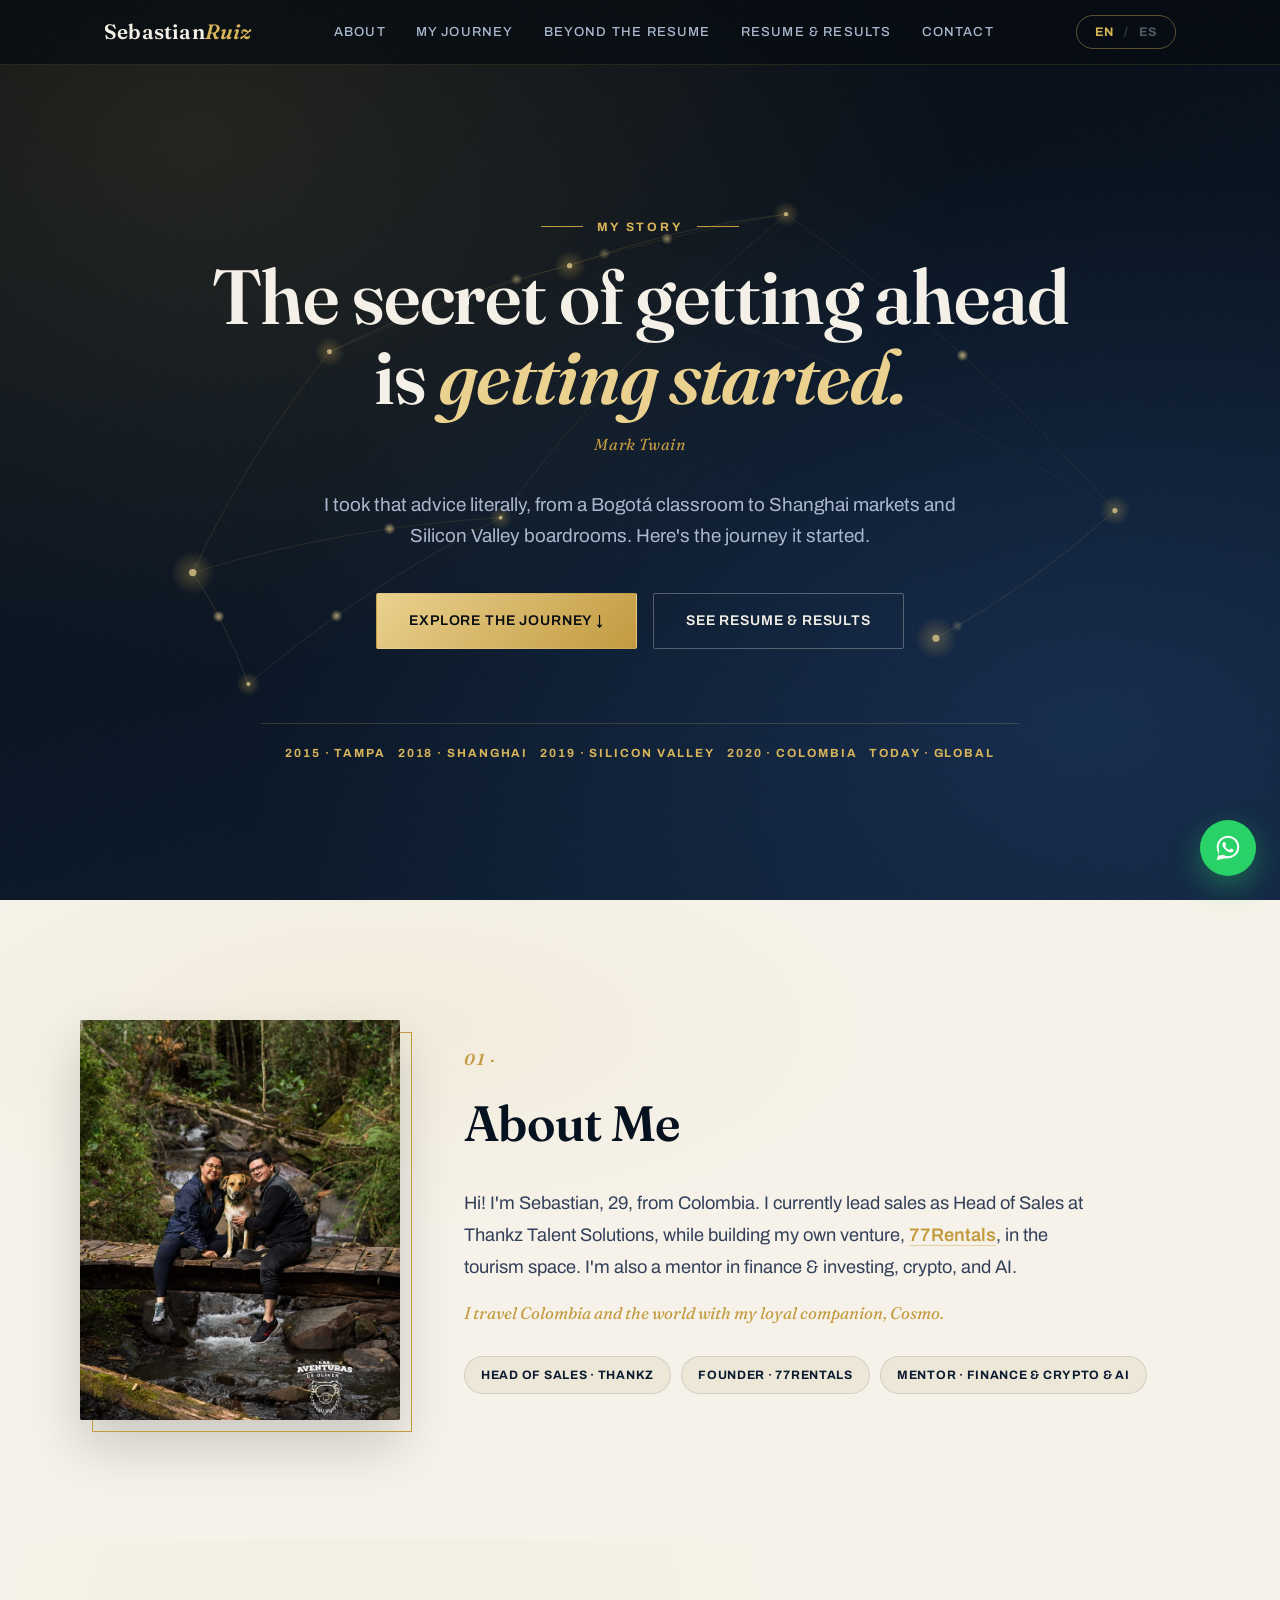
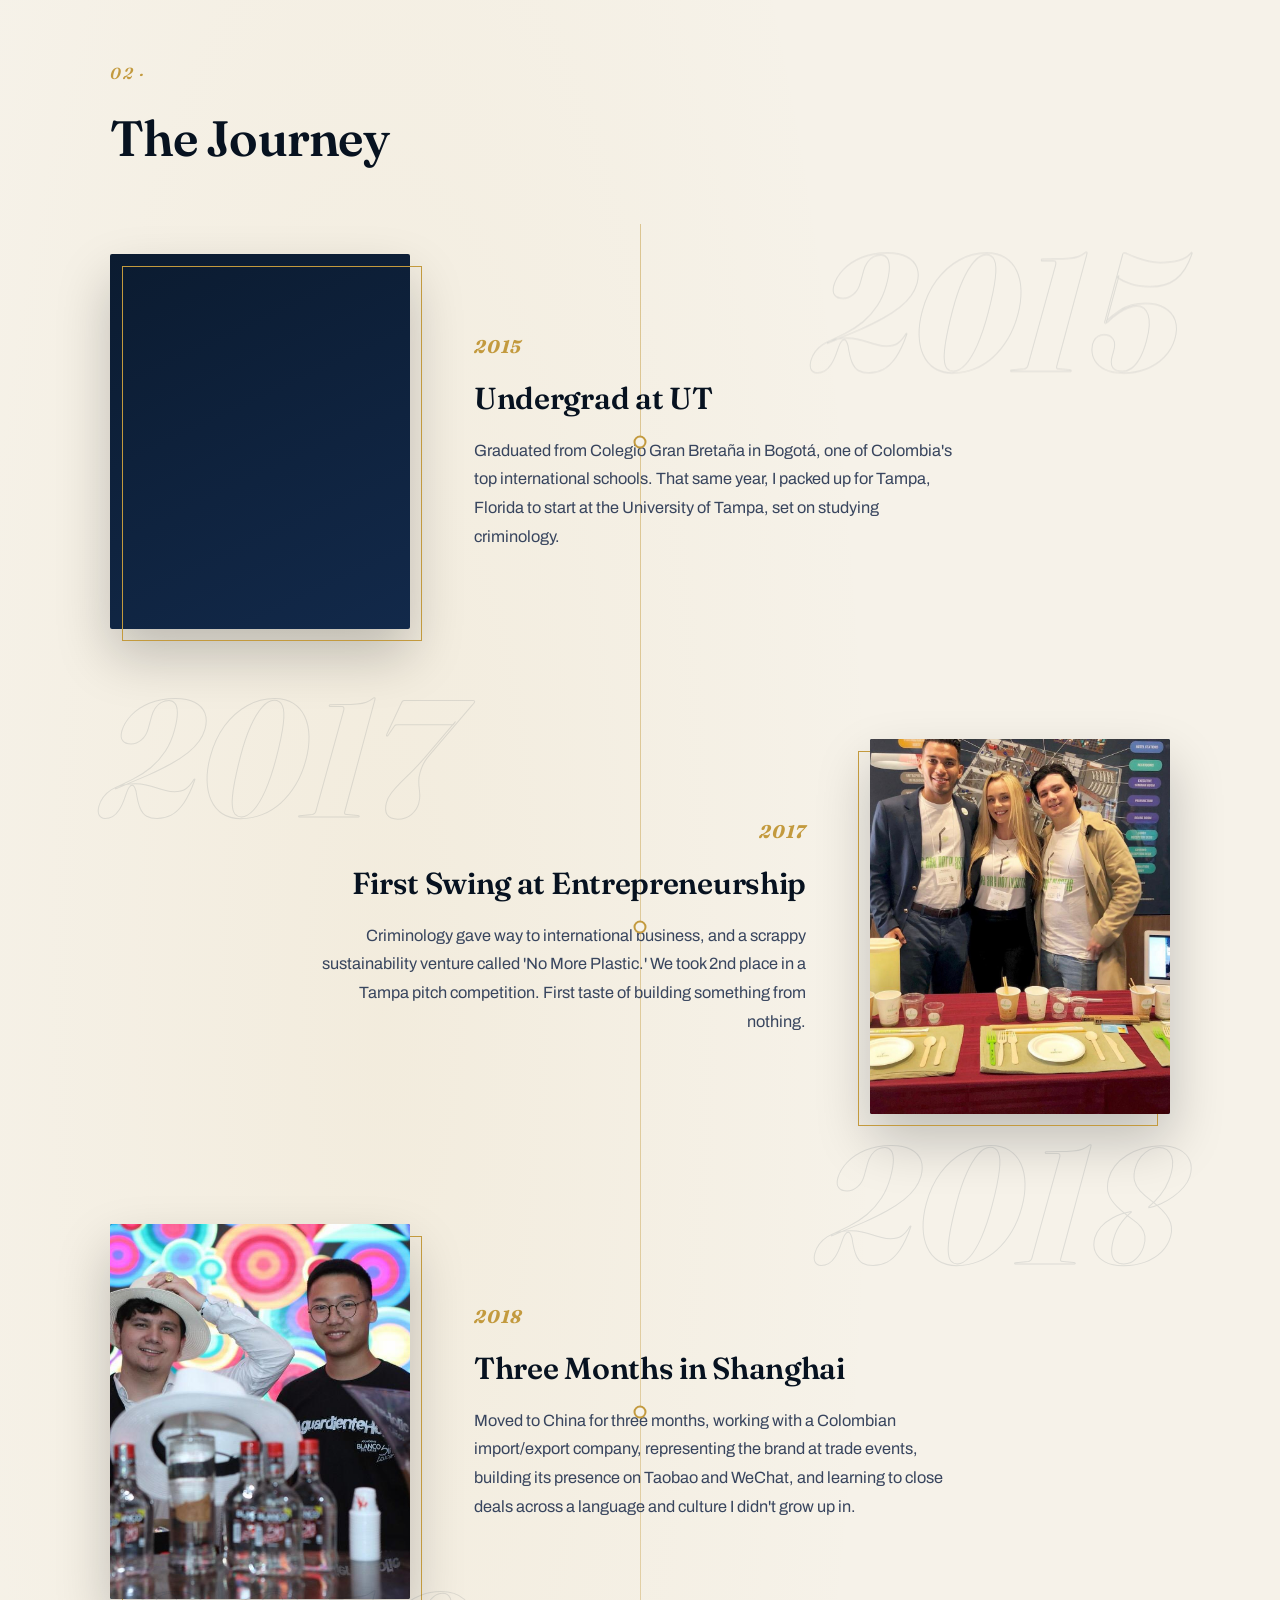
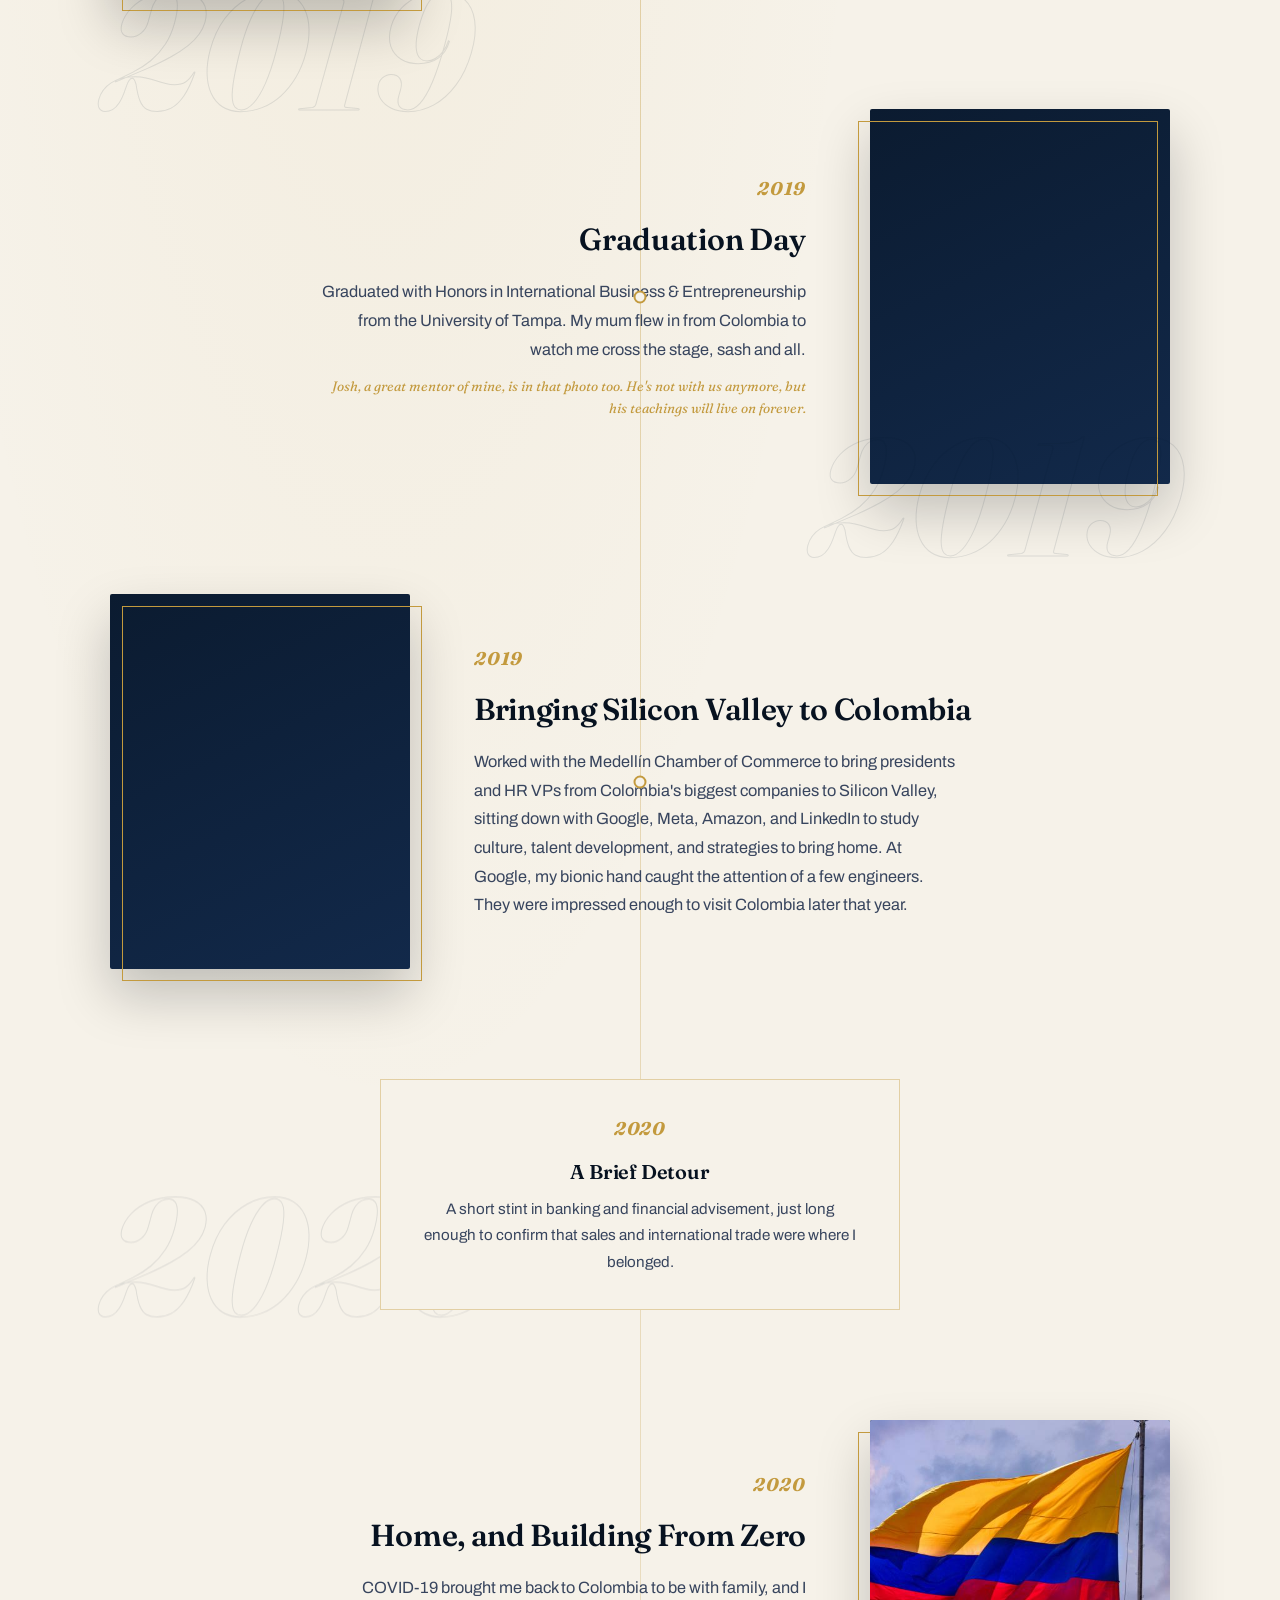
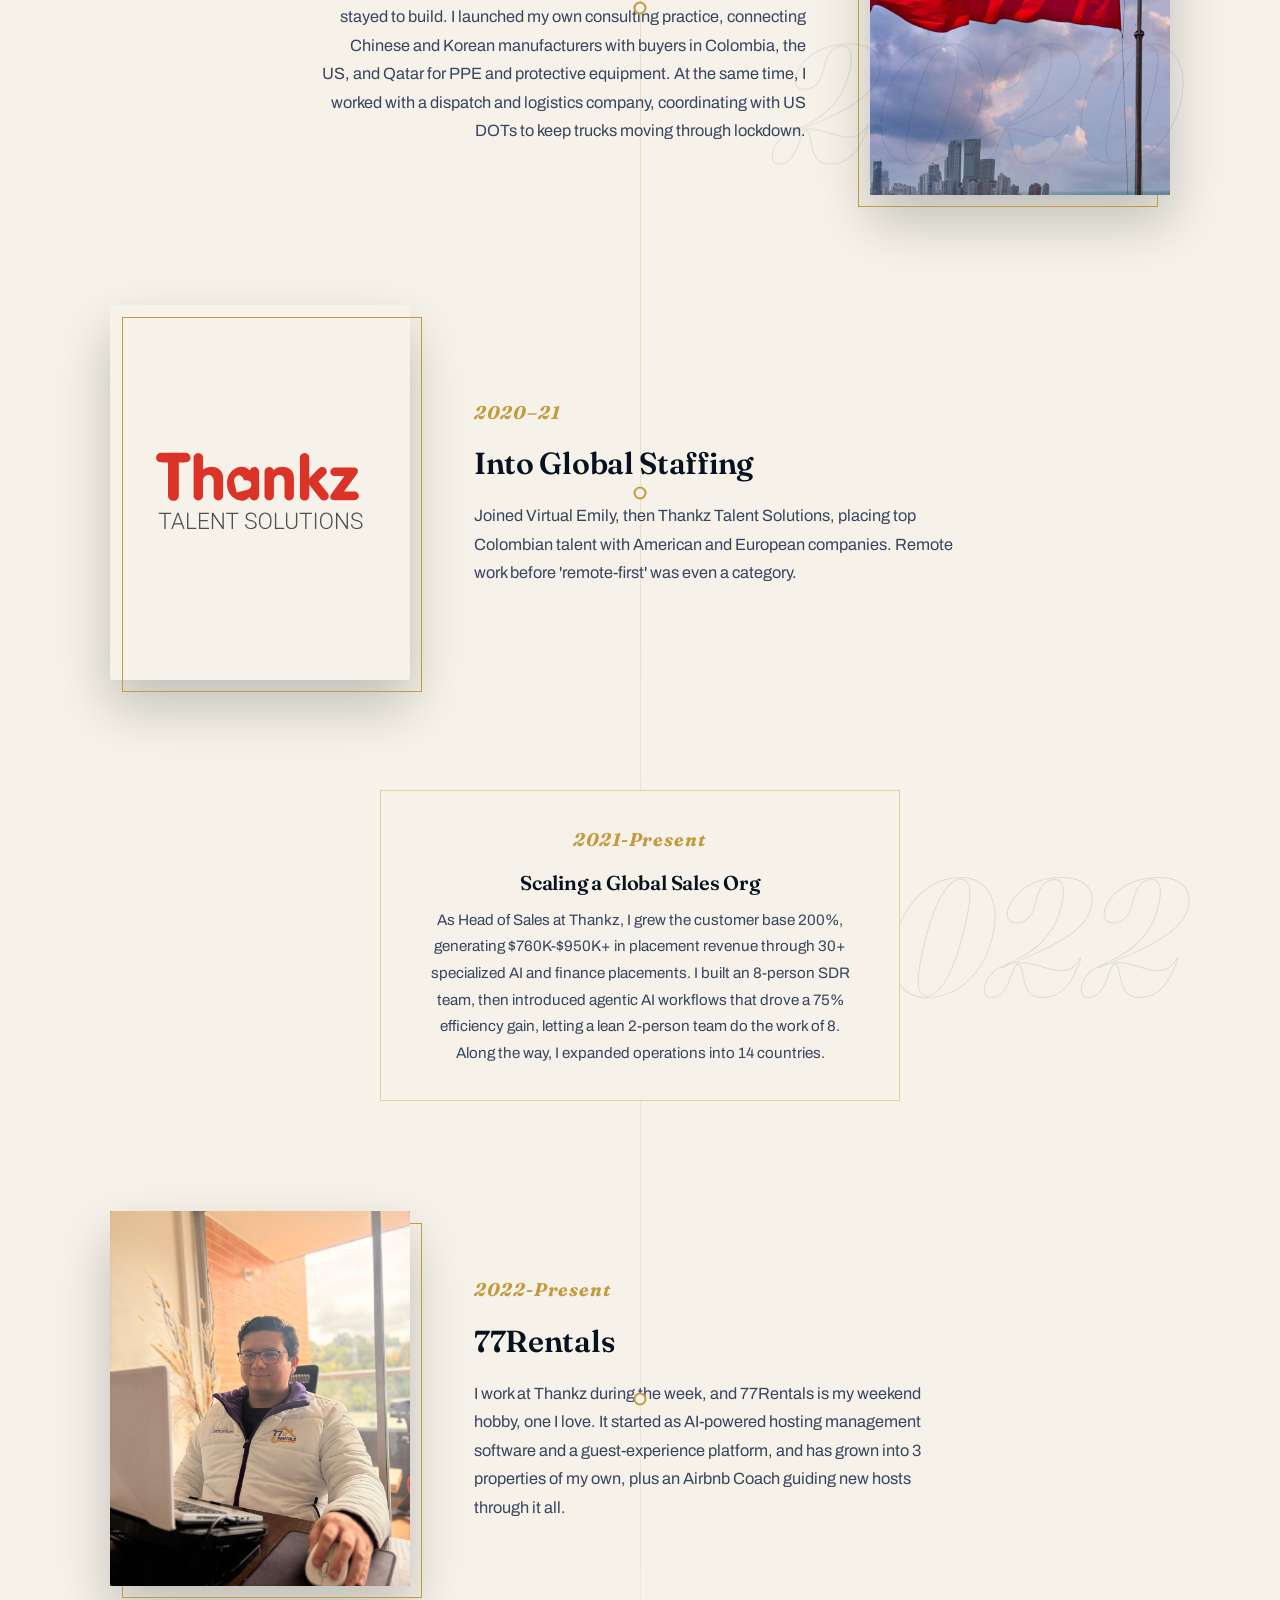
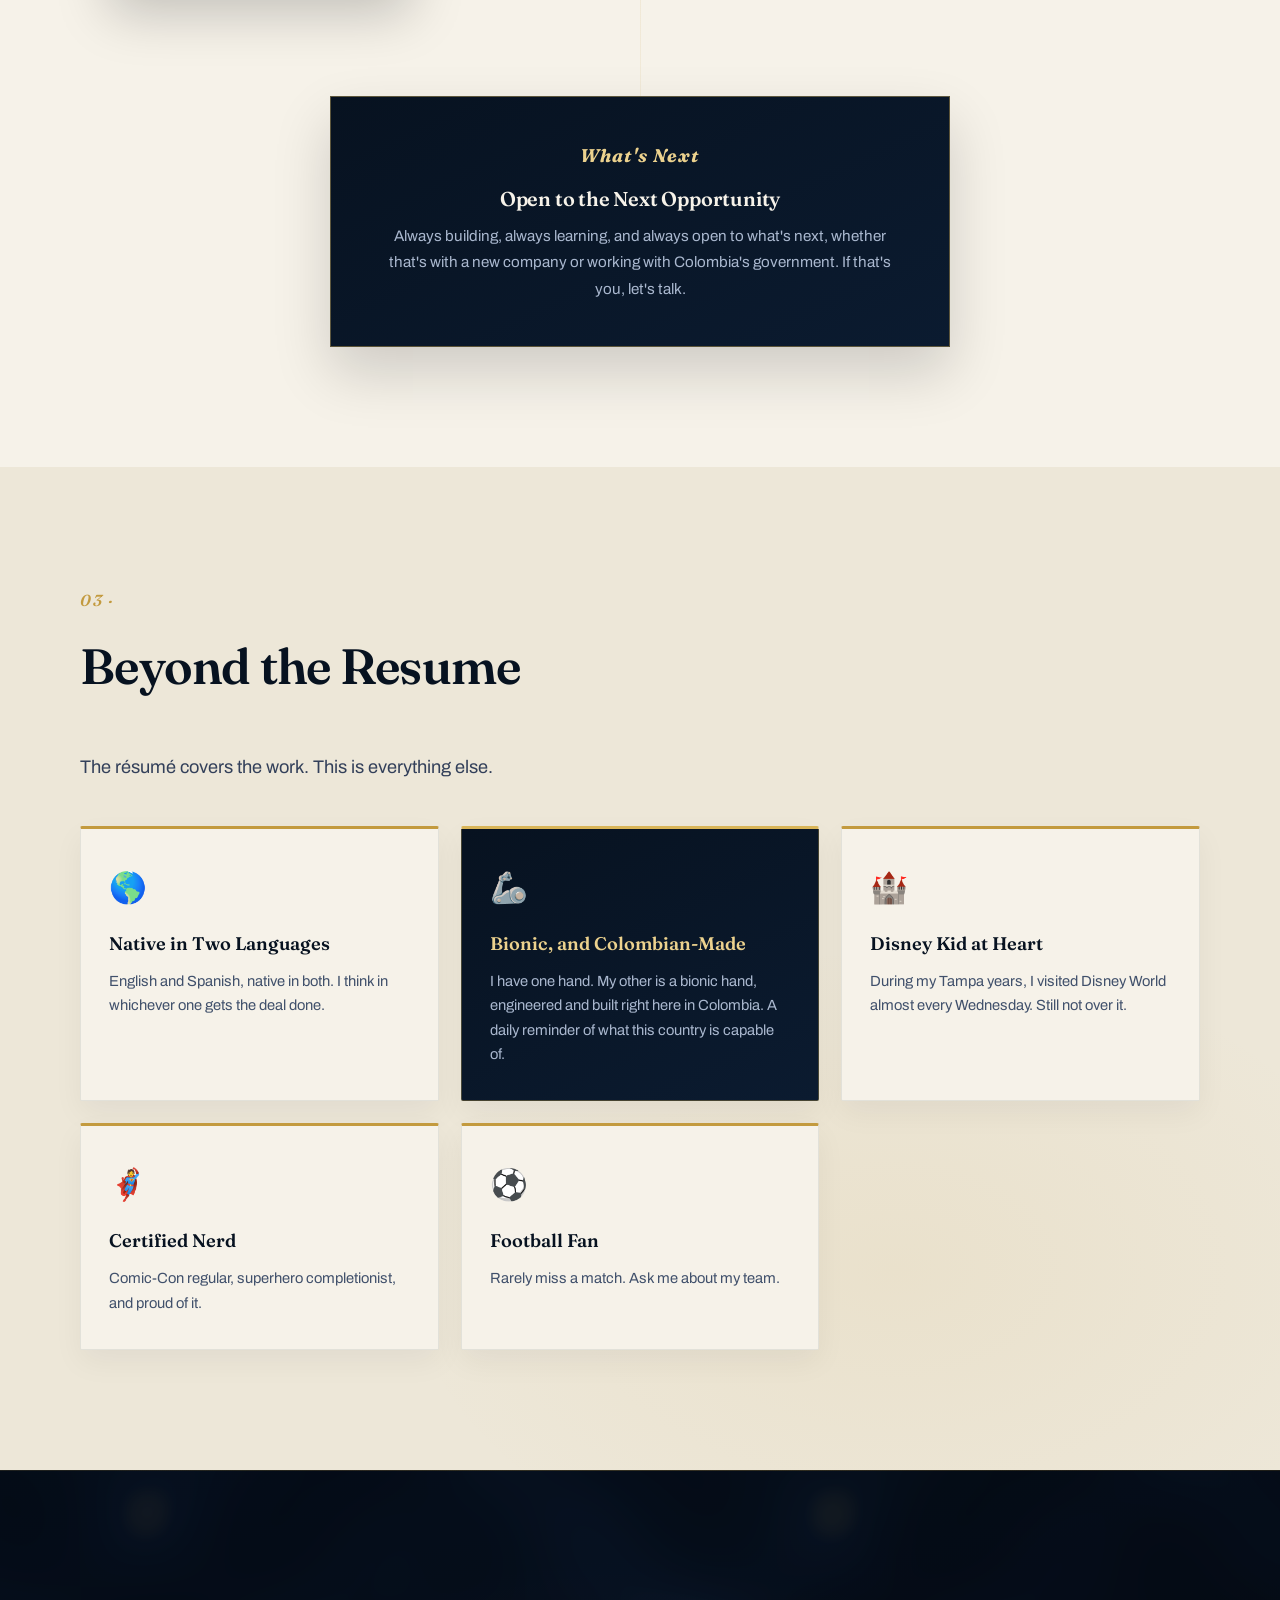
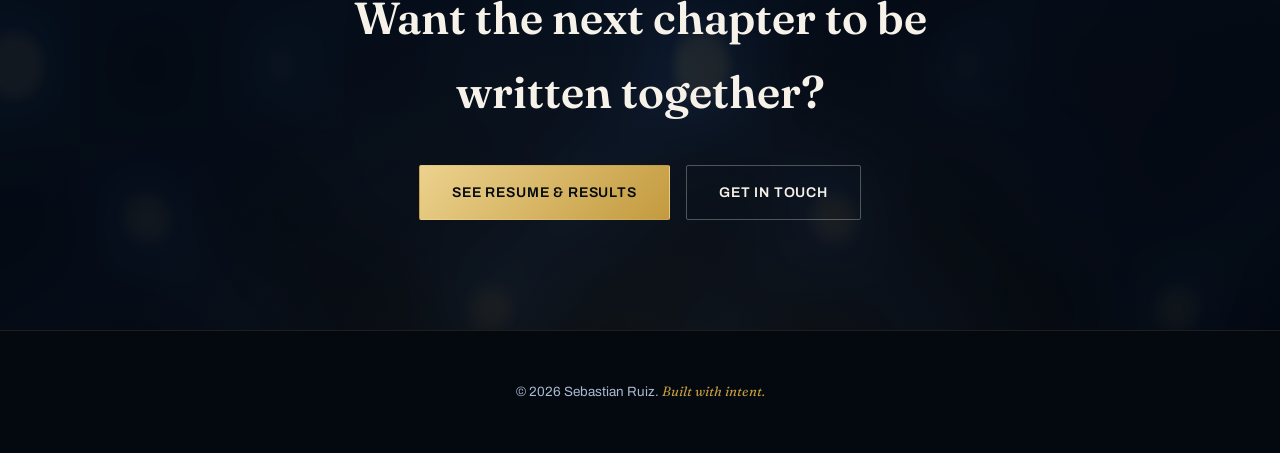
<file: index.html>
<!DOCTYPE html>
<html lang="en">
<head>
<meta charset="UTF-8">
<meta name="viewport" content="width=device-width, initial-scale=1.0">
<title>Sebastian Ruiz | My Journey: Bilingual Ops & Sales Director LATAM</title>
<meta name="description" content="From Bogotá to Shanghai to Silicon Valley: the personal and professional journey of Sebastian Ruiz, a bilingual (English/Spanish) sales and business development director based in Colombia. International trade consultant Colombia.">
<meta name="keywords" content="bilingual ops and sales director LATAM, international trade consultant Colombia, remote sales leader LATAM, business development director Colombia, Sebastian Ruiz journey">
<meta name="author" content="Sebastian Ruiz">
<link rel="canonical" href="https://sebastianruiz.online/">

<meta property="og:type" content="website">
<meta property="og:title" content="Sebastian Ruiz | My Journey">
<meta property="og:description" content="From a Bogotá classroom to Silicon Valley boardrooms. The story behind the resume.">
<meta property="og:url" content="https://sebastianruiz.online/">
<meta property="og:image" content="https://sebastianruiz.online/assets/og-image.jpg">
<meta name="twitter:card" content="summary_large_image">

<link rel="icon" type="image/svg+xml" href="assets/favicon.svg">
<link rel="preconnect" href="https://fonts.googleapis.com">
<link rel="preconnect" href="https://fonts.gstatic.com" crossorigin>
<link href="https://fonts.googleapis.com/css2?family=Archivo:wght@400;500;600;700&family=Fraunces:ital,opsz,wght@0,9..144,400..700;1,9..144,400..700&display=swap" rel="stylesheet">
<link rel="stylesheet" href="css/style.css?v=6fa84cb6">

<script type="application/ld+json">
{
  "@context": "https://schema.org",
  "@type": "Person",
  "name": "Sebastian Ruiz",
  "jobTitle": "Head of Sales / Bilingual Business Development Director",
  "url": "https://sebastianruiz.online",
  "email": "mailto:sebastianrmconsulting@gmail.com",
  "sameAs": ["https://www.linkedin.com/in/juansruiz11/"],
  "address": {"@type": "PostalAddress", "addressCountry": "Colombia"},
  "knowsLanguage": ["English", "Spanish"]
}
</script>
</head>
<body class="journey-page">

<!-- ===== NAV ===== -->
<header class="nav" id="nav">
  <div class="nav-inner">
    <a href="index.html" class="nav-logo">Sebastian<span>Ruiz</span></a>
    <nav class="nav-links" id="navLinks">
      <a href="#about" data-en="About" data-es="Sobre Mí">About</a>
      <a href="#journey" data-en="My Journey" data-es="Mi Historia">My Journey</a>
      <a href="#beyond" data-en="Beyond the Resume" data-es="Más Allá del CV">Beyond the Resume</a>
      <a href="resume.html" data-en="Resume &amp; Results" data-es="CV y Resultados">Resume &amp; Results</a>
      <a href="resume.html#contact" data-en="Contact" data-es="Contacto">Contact</a>
    </nav>
    <div class="nav-actions">
      <button class="lang-toggle" id="langToggle" aria-label="Toggle language">
        <span class="lang-option active" data-lang="en">EN</span>
        <span class="lang-sep">/</span>
        <span class="lang-option" data-lang="es">ES</span>
      </button>
      <button class="hamburger" id="hamburger" aria-label="Menu"><span></span><span></span><span></span></button>
    </div>
  </div>
</header>

<!-- ===== HERO ===== -->
<section class="journey-hero" id="top">
  <canvas id="heroCanvas" class="journey-hero-canvas" aria-hidden="true"></canvas>
  <div class="journey-hero-inner">
    <p class="eyebrow reveal" data-en="My Story" data-es="Mi Historia">My Story</p>
    <h1 class="reveal">
      <span data-en="The secret of getting ahead is &lt;em&gt;getting started.&lt;/em&gt;" data-es="El secreto para salir adelante es &lt;em&gt;empezar.&lt;/em&gt;">The secret of getting ahead is <em>getting started.</em></span>
    </h1>
    <p class="journey-hero-quote-attr reveal" data-en="Mark Twain" data-es="Mark Twain">Mark Twain</p>
    <p class="journey-hero-sub reveal" data-en="I took that advice literally, from a Bogotá classroom to Shanghai markets and Silicon Valley boardrooms. Here's the journey it started." data-es="Tomé ese consejo al pie de la letra, desde un salón de clases en Bogotá hasta los mercados de Shanghái y las salas de juntas en Silicon Valley. Esta es la historia que comenzó.">I took that advice literally, from a Bogotá classroom to Shanghai markets and Silicon Valley boardrooms. Here's the journey it started.</p>
    <div class="journey-hero-ctas reveal">
      <a href="#journey" class="btn btn-primary" data-en="Explore the Journey ↓" data-es="Explorar la Historia ↓">Explore the Journey ↓</a>
      <a href="resume.html" class="btn btn-outline" data-en="See Resume &amp; Results" data-es="Ver CV y Resultados">See Resume &amp; Results</a>
    </div>
  </div>
  <div class="journey-hero-strip reveal">
    <span>2015 · Tampa</span><span>2018 · Shanghai</span><span>2019 · Silicon Valley</span><span>2020 · Colombia</span><span data-en="Today · Global" data-es="Hoy · Global">Today · Global</span>
  </div>
</section>

<!-- ===== ABOUT ===== -->
<section class="section about-section" id="about">
  <div class="section-inner about-inner">
    <div class="about-photo reveal">
      <img src="assets/seb-cosmo.jpg" alt="Sebastian and his dog Cosmo on a hike in Colombia" loading="lazy">
    </div>
    <div class="about-content reveal">
      <span class="section-num">01</span>
      <h2 data-en="About Me" data-es="Sobre Mí">About Me</h2>
      <p class="about-text" data-en="Hi! I'm Sebastian, 29, from Colombia. I currently lead sales as Head of Sales at Thankz Talent Solutions, while building my own venture, &lt;a href=&quot;https://www.77rentals.com&quot; target=&quot;_blank&quot; rel=&quot;noopener&quot; class=&quot;about-link&quot;&gt;77Rentals&lt;/a&gt;, in the tourism space. I'm also a mentor in finance &amp; investing, crypto, and AI." data-es="¡Hola! Soy Sebastian, 29 años, de Colombia. Actualmente lidero ventas como Head of Sales en Thankz Talent Solutions, mientras construyo mi propio emprendimiento, &lt;a href=&quot;https://www.77rentals.com&quot; target=&quot;_blank&quot; rel=&quot;noopener&quot; class=&quot;about-link&quot;&gt;77Rentals&lt;/a&gt;, en el sector turístico. También soy mentor en finanzas e inversión, cripto e IA.">Hi! I'm Sebastian, 29, from Colombia. I currently lead sales as Head of Sales at Thankz Talent Solutions, while building my own venture, <a href="https://www.77rentals.com" target="_blank" rel="noopener" class="about-link">77Rentals</a>, in the tourism space. I'm also a mentor in finance &amp; investing, crypto, and AI.</p>
      <p class="about-caption" data-en="I travel Colombia and the world with my loyal companion, Cosmo." data-es="Recorro Colombia y el mundo junto a mi fiel compañero, Cosmo.">I travel Colombia and the world with my loyal companion, Cosmo.</p>
      <div class="about-tags">
        <span data-en="Head of Sales · Thankz" data-es="Head of Sales · Thankz">Head of Sales · Thankz</span>
        <span data-en="Founder · 77Rentals" data-es="Fundador · 77Rentals">Founder · 77Rentals</span>
        <span data-en="Mentor · Finance &amp; Crypto &amp; AI" data-es="Mentor · Finanzas y Cripto e IA">Mentor · Finance &amp; Crypto &amp; AI</span>
      </div>
    </div>
  </div>
</section>

<!-- ===== JOURNEY TIMELINE ===== -->
<section class="section journey-section" id="journey">
  <div class="section-inner">
    <span class="section-num">02</span>
    <h2 data-en="The Journey" data-es="La Historia">The Journey</h2>

    <div class="journey-timeline">

      <div class="journey-item reveal">
        <div class="journey-photo photo-flip" data-count="2">
          <img src="assets/seb-ut-campus.jpg" alt="Henry B. Plant Hall at the University of Tampa" loading="lazy">
          <img src="assets/ut-logo.png" alt="The University of Tampa logo" loading="lazy" class="logo-img">
        </div>
        <div class="journey-content">
          <span class="journey-year">2015</span>
          <h3 data-en="Undergrad at UT" data-es="Pregrado en UT">Undergrad at UT</h3>
          <p data-en="Graduated from Colegio Gran Bretaña in Bogotá, one of Colombia's top international schools. That same year, I packed up for Tampa, Florida to start at the University of Tampa, set on studying criminology." data-es="Me gradué del Colegio Gran Bretaña en Bogotá, uno de los mejores colegios internacionales de Colombia. Ese mismo año, empaqué maletas hacia Tampa, Florida para empezar en la Universidad de Tampa, decidido a estudiar criminología.">Graduated from Colegio Gran Bretaña in Bogotá, one of Colombia's top international schools. That same year, I packed up for Tampa, Florida to start at the University of Tampa, set on studying criminology.</p>
        </div>
      </div>

      <div class="journey-item flip reveal">
        <div class="journey-photo"><img src="assets/seb-noplastic.jpg" alt="Sebastian pitching No More Plastic at a Tampa competition, 2017" loading="lazy"></div>
        <div class="journey-content">
          <span class="journey-year">2017</span>
          <h3 data-en="First Swing at Entrepreneurship" data-es="Mi Primer Intento como Emprendedor">First Swing at Entrepreneurship</h3>
          <p data-en="Criminology gave way to international business, and a scrappy sustainability venture called 'No More Plastic.' We took 2nd place in a Tampa pitch competition. First taste of building something from nothing." data-es="La criminología le dio paso a los negocios internacionales, y a un emprendimiento de sostenibilidad llamado 'No More Plastic.' Ganamos el segundo lugar en una competencia de pitch en Tampa. Mi primer sabor de construir algo desde cero.">Criminology gave way to international business, and a scrappy sustainability venture called 'No More Plastic.' We took 2nd place in a Tampa pitch competition. First taste of building something from nothing.</p>
        </div>
      </div>

      <div class="journey-item reveal">
        <div class="journey-photo"><img src="assets/seb-china.jpg" alt="Sebastian at a Colombian embassy event in Shanghai, 2018" loading="lazy"></div>
        <div class="journey-content">
          <span class="journey-year">2018</span>
          <h3 data-en="Three Months in Shanghai" data-es="Tres Meses en Shanghái">Three Months in Shanghai</h3>
          <p data-en="Moved to China for three months, working with a Colombian import/export company, representing the brand at trade events, building its presence on Taobao and WeChat, and learning to close deals across a language and culture I didn't grow up in." data-es="Me mudé a China por tres meses, trabajando con una empresa colombiana de importación/exportación, representando la marca en eventos comerciales, construyendo su presencia en Taobao y WeChat, y aprendiendo a cerrar negocios en un idioma y cultura que no eran los míos.">Moved to China for three months, working with a Colombian import/export company, representing the brand at trade events, building its presence on Taobao and WeChat, and learning to close deals across a language and culture I didn't grow up in.</p>
        </div>
      </div>

      <div class="journey-item flip reveal">
        <div class="journey-photo photo-flip" data-count="3">
          <img src="assets/seb-grad-stage.jpg" alt="Sebastian receiving his diploma on stage at the University of Tampa commencement, 2019" loading="lazy">
          <img src="assets/seb-graduation.jpg" alt="Sebastian graduating with honors from the University of Tampa's Sykes College of Business, 2019" loading="lazy">
          <img src="assets/seb-ut-family.jpg" alt="Sebastian with his family at his graduation from the University of Tampa, 2019" loading="lazy">
        </div>
        <div class="journey-content">
          <span class="journey-year">2019</span>
          <h3 data-en="Graduation Day" data-es="Día de Graduación">Graduation Day</h3>
          <p data-en="Graduated with Honors in International Business &amp; Entrepreneurship from the University of Tampa. My mum flew in from Colombia to watch me cross the stage, sash and all." data-es="Me gradué con honores en Negocios Internacionales y Emprendimiento de la Universidad de Tampa. Mi mamá voló desde Colombia para verme cruzar el escenario, banda incluida.">Graduated with Honors in International Business &amp; Entrepreneurship from the University of Tampa. My mum flew in from Colombia to watch me cross the stage, sash and all.</p>
          <p class="journey-tribute" data-en="Josh, a great mentor of mine, is in that photo too. He's not with us anymore, but his teachings will live on forever." data-es="Josh, un gran mentor para mí, también está en esa foto. Ya no está con nosotros, pero sus enseñanzas vivirán para siempre.">Josh, a great mentor of mine, is in that photo too. He's not with us anymore, but his teachings will live on forever.</p>
        </div>
      </div>

      <div class="journey-item reveal">
        <div class="journey-photo photo-flip" data-count="3">
          <img src="assets/seb-google.jpg" alt="Sebastian at Google's Silicon Valley campus with the Colombian Executive Committee" loading="lazy">
          <img src="assets/seb-dinner.jpg" alt="Dinner with the Colombian Executive Committee during the Silicon Valley mission" loading="lazy" style="object-position: right center;">
          <img src="assets/seb-linkedin.jpg" alt="Sebastian at LinkedIn's Silicon Valley campus with the Colombian Executive Committee" loading="lazy">
        </div>
        <div class="journey-content">
          <span class="journey-year">2019</span>
          <h3 data-en="Bringing Silicon Valley to Colombia" data-es="Trayendo Silicon Valley a Colombia">Bringing Silicon Valley to Colombia</h3>
          <p data-en="Worked with the Medellín Chamber of Commerce to bring presidents and HR VPs from Colombia's biggest companies to Silicon Valley, sitting down with Google, Meta, Amazon, and LinkedIn to study culture, talent development, and strategies to bring home. At Google, my bionic hand caught the attention of a few engineers. They were impressed enough to visit Colombia later that year." data-es="Trabajé con la Cámara de Comercio de Medellín para llevar a presidentes y VPs de Recursos Humanos de las empresas más grandes de Colombia a Silicon Valley, reuniéndonos con Google, Meta, Amazon y LinkedIn para estudiar cultura, desarrollo de talento y estrategias para traer de vuelta a casa. En Google, mi mano biónica llamó la atención de algunos ingenieros. Quedaron tan impresionados que visitaron Colombia ese mismo año.">Worked with the Medellín Chamber of Commerce to bring presidents and HR VPs from Colombia's biggest companies to Silicon Valley, sitting down with Google, Meta, Amazon, and LinkedIn to study culture, talent development, and strategies to bring home. At Google, my bionic hand caught the attention of a few engineers. They were impressed enough to visit Colombia later that year.</p>
        </div>
      </div>

      <div class="journey-item minor reveal">
        <div class="journey-content">
          <span class="journey-year">2020</span>
          <h3 data-en="A Brief Detour" data-es="Un Breve Desvío">A Brief Detour</h3>
          <p data-en="A short stint in banking and financial advisement, just long enough to confirm that sales and international trade were where I belonged." data-es="Un breve paso por la banca y la asesoría financiera, lo suficiente para confirmar que las ventas y el comercio internacional eran mi verdadero lugar.">A short stint in banking and financial advisement, just long enough to confirm that sales and international trade were where I belonged.</p>
        </div>
      </div>

      <div class="journey-item flip reveal">
        <div class="journey-photo"><img src="assets/seb-colombia-flag.jpg" alt="The Colombian flag flying over Cartagena's skyline" loading="lazy"></div>
        <div class="journey-content">
          <span class="journey-year">2020</span>
          <h3 data-en="Home, and Building From Zero" data-es="De Vuelta a Casa, Construyendo Desde Cero">Home, and Building From Zero</h3>
          <p data-en="COVID-19 brought me back to Colombia to be with family, and I stayed to build. I launched my own consulting practice, connecting Chinese and Korean manufacturers with buyers in Colombia, the US, and Qatar for PPE and protective equipment. At the same time, I worked with a dispatch and logistics company, coordinating with US DOTs to keep trucks moving through lockdown." data-es="El COVID-19 me trajo de vuelta a Colombia para estar con mi familia, y me quedé a construir. Lancé mi propia consultoría, conectando fabricantes chinos y coreanos con compradores en Colombia, EE. UU. y Qatar para equipo de protección personal. Al mismo tiempo, trabajé con una empresa de despacho y logística, coordinando con los DOT de EE. UU. para mantener los camiones en movimiento durante el confinamiento.">COVID-19 brought me back to Colombia to be with family, and I stayed to build. I launched my own consulting practice, connecting Chinese and Korean manufacturers with buyers in Colombia, the US, and Qatar for PPE and protective equipment. At the same time, I worked with a dispatch and logistics company, coordinating with US DOTs to keep trucks moving through lockdown.</p>
        </div>
      </div>

      <div class="journey-item reveal">
        <div class="journey-photo logo-card"><img src="assets/thankz-logo.svg" alt="Thankz Talent Solutions logo" loading="lazy"></div>
        <div class="journey-content">
          <span class="journey-year">2020–21</span>
          <h3 data-en="Into Global Staffing" data-es="Hacia el Staffing Global">Into Global Staffing</h3>
          <p data-en="Joined Virtual Emily, then Thankz Talent Solutions, placing top Colombian talent with American and European companies. Remote work before 'remote-first' was even a category." data-es="Me uní a Virtual Emily, y luego a Thankz Talent Solutions, colocando el mejor talento colombiano en empresas de EE. UU. y Europa. Trabajo remoto antes de que 'remote-first' fuera siquiera una categoría.">Joined Virtual Emily, then Thankz Talent Solutions, placing top Colombian talent with American and European companies. Remote work before 'remote-first' was even a category.</p>
        </div>
      </div>

      <div class="journey-item minor reveal">
        <div class="journey-content">
          <span class="journey-year">2021-<span data-en="Present" data-es="Presente">Present</span></span>
          <h3 data-en="Scaling a Global Sales Org" data-es="Escalando una Organización de Ventas Global">Scaling a Global Sales Org</h3>
          <p data-en="As Head of Sales at Thankz, I grew the customer base 200%, generating $760K-$950K+ in placement revenue through 30+ specialized AI and finance placements. I built an 8-person SDR team, then introduced agentic AI workflows that drove a 75% efficiency gain, letting a lean 2-person team do the work of 8. Along the way, I expanded operations into 14 countries." data-es="Como Head of Sales en Thankz, hice crecer la base de clientes 200%, generando entre $760K y $950K+ en ingresos por colocaciones mediante más de 30 colocaciones especializadas en IA y finanzas. Formé un equipo de 8 SDRs, y luego introduje flujos de trabajo con IA agente que generaron un 75% de eficiencia, permitiendo que un equipo ágil de 2 personas hiciera el trabajo de 8. En el camino, expandí operaciones a 14 países.">As Head of Sales at Thankz, I grew the customer base 200%, generating $760K-$950K+ in placement revenue through 30+ specialized AI and finance placements. I built an 8-person SDR team, then introduced agentic AI workflows that drove a 75% efficiency gain, letting a lean 2-person team do the work of 8. Along the way, I expanded operations into 14 countries.</p>
        </div>
      </div>

      <div class="journey-item reveal">
        <div class="journey-photo"><img src="assets/seb-77rentals.jpg" alt="Sebastian working at his desk wearing a 77Rentals branded jacket" loading="lazy"></div>
        <div class="journey-content">
          <span class="journey-year">2022-<span data-en="Present" data-es="Presente">Present</span></span>
          <h3>77Rentals</h3>
          <p data-en="I work at Thankz during the week, and 77Rentals is my weekend hobby, one I love. It started as AI-powered hosting management software and a guest-experience platform, and has grown into 3 properties of my own, plus an Airbnb Coach guiding new hosts through it all." data-es="Trabajo en Thankz entre semana, y 77Rentals es mi pasatiempo de fin de semana, uno que me encanta. Empezó como software de gestión de hospedaje impulsado por IA y una plataforma de experiencia para huéspedes, y se ha convertido en 3 propiedades propias, además de ser Airbnb Coach guiando a nuevos anfitriones en el camino.">I work at Thankz during the week, and 77Rentals is my weekend hobby, one I love. It started as AI-powered hosting management software and a guest-experience platform, and has grown into 3 properties of my own, plus an Airbnb Coach guiding new hosts through it all.</p>
        </div>
      </div>

      <div class="journey-item minor journey-next reveal">
        <div class="journey-content">
          <span class="journey-year" data-en="What's Next" data-es="Lo Que Sigue">What's Next</span>
          <h3 data-en="Open to the Next Opportunity" data-es="Abierto a la Próxima Oportunidad">Open to the Next Opportunity</h3>
          <p data-en="Always building, always learning, and always open to what's next, whether that's with a new company or working with Colombia's government. If that's you, let's talk." data-es="Siempre construyendo, siempre aprendiendo, y siempre abierto a lo que sigue, ya sea con una nueva empresa o trabajando con el gobierno de Colombia. Si eres tú, hablemos.">Always building, always learning, and always open to what's next, whether that's with a new company or working with Colombia's government. If that's you, let's talk.</p>
        </div>
      </div>

    </div>
  </div>
</section>

<!-- ===== BEYOND THE RESUME ===== -->
<section class="section section-alt" id="beyond">
  <div class="section-inner">
    <span class="section-num">03</span>
    <h2 data-en="Beyond the Resume" data-es="Más Allá del CV">Beyond the Resume</h2>
    <p class="summary-text" data-en="The résumé covers the work. This is everything else." data-es="El CV cubre el trabajo. Esto es todo lo demás.">The résumé covers the work. This is everything else.</p>

    <div class="beyond-grid">
      <div class="beyond-card reveal">
        <span class="beyond-icon">🌎</span>
        <h3 data-en="Native in Two Languages" data-es="Nativo en Dos Idiomas">Native in Two Languages</h3>
        <p data-en="English and Spanish, native in both. I think in whichever one gets the deal done." data-es="Inglés y español, nativo en ambos. Pienso en el que sea que cierre el trato.">English and Spanish, native in both. I think in whichever one gets the deal done.</p>
      </div>
      <div class="beyond-card beyond-highlight reveal">
        <span class="beyond-icon">🦾</span>
        <h3 data-en="Bionic, and Colombian-Made" data-es="Biónico, y Hecho en Colombia">Bionic, and Colombian-Made</h3>
        <p data-en="I have one hand. My other is a bionic hand, engineered and built right here in Colombia. A daily reminder of what this country is capable of." data-es="Tengo una sola mano. La otra es una mano biónica, diseñada y construida aquí mismo en Colombia. Un recordatorio diario de lo que este país es capaz de hacer.">I have one hand. My other is a bionic hand, engineered and built right here in Colombia. A daily reminder of what this country is capable of.</p>
      </div>
      <div class="beyond-card reveal">
        <span class="beyond-icon">🏰</span>
        <h3 data-en="Disney Kid at Heart" data-es="Un Niño de Disney de Corazón">Disney Kid at Heart</h3>
        <p data-en="During my Tampa years, I visited Disney World almost every Wednesday. Still not over it." data-es="Durante mis años en Tampa, visitaba Disney World casi todos los miércoles. Todavía no lo supero.">During my Tampa years, I visited Disney World almost every Wednesday. Still not over it.</p>
      </div>
      <div class="beyond-card reveal">
        <span class="beyond-icon">🦸</span>
        <h3 data-en="Certified Nerd" data-es="Nerd Certificado">Certified Nerd</h3>
        <p data-en="Comic-Con regular, superhero completionist, and proud of it." data-es="Asistente frecuente a Comic-Con, coleccionista de superhéroes, y orgulloso de serlo.">Comic-Con regular, superhero completionist, and proud of it.</p>
      </div>
      <div class="beyond-card reveal">
        <span class="beyond-icon">⚽</span>
        <h3 data-en="Football Fan" data-es="Fanático del Fútbol">Football Fan</h3>
        <p data-en="Rarely miss a match. Ask me about my team." data-es="Rara vez me pierdo un partido. Pregúntame por mi equipo.">Rarely miss a match. Ask me about my team.</p>
      </div>
    </div>
  </div>
</section>

<!-- ===== CTA ===== -->
<section class="journey-cta">
  <canvas class="shader-canvas journey-cta-canvas" aria-hidden="true"></canvas>
  <div class="section-inner journey-cta-inner">
    <h2 data-en="Want the next chapter to be written together?" data-es="¿Quieres que escribamos juntos el próximo capítulo?">Want the next chapter to be written together?</h2>
    <div class="journey-hero-ctas">
      <a href="resume.html" class="btn btn-primary" data-en="See Resume &amp; Results" data-es="Ver CV y Resultados">See Resume &amp; Results</a>
      <a href="resume.html#contact" class="btn btn-outline" data-en="Get in Touch" data-es="Ponte en Contacto">Get in Touch</a>
    </div>
  </div>
</section>

<footer class="footer">
  <p>&copy; 2026 Sebastian Ruiz. <span data-en="Built with intent." data-es="Construido con intención.">Built with intent.</span></p>
</footer>

<!-- WhatsApp floating bubble -->
<a href="https://wa.me/573502053147" class="whatsapp-bubble" target="_blank" rel="noopener" aria-label="Chat on WhatsApp">
  <svg viewBox="0 0 32 32" width="30" height="30" fill="currentColor"><path d="M16.001 3C9.373 3 4 8.373 4 15c0 2.394.7 4.623 1.908 6.497L4 29l7.706-1.867A11.94 11.94 0 0 0 16.001 27C22.63 27 28 21.627 28 15S22.63 3 16.001 3Zm0 21.818c-1.98 0-3.822-.55-5.397-1.505l-.387-.23-4.573 1.108 1.223-4.457-.252-.396A9.77 9.77 0 0 1 6.182 15c0-5.415 4.404-9.818 9.819-9.818S25.818 9.585 25.818 15 21.416 24.818 16.001 24.818Zm5.373-7.34c-.294-.147-1.74-.858-2.01-.956-.27-.098-.467-.147-.663.147-.196.294-.76.956-.932 1.152-.171.196-.343.22-.637.073-.294-.147-1.24-.457-2.362-1.457-.873-.779-1.463-1.742-1.635-2.036-.171-.294-.018-.453.129-.6.132-.132.294-.343.441-.514.147-.171.196-.294.294-.49.098-.196.049-.368-.024-.514-.073-.147-.663-1.598-.908-2.188-.239-.575-.482-.497-.663-.506l-.564-.01c-.196 0-.514.073-.784.368-.27.294-1.03 1.007-1.03 2.457 0 1.45 1.055 2.85 1.202 3.046.147.196 2.077 3.17 5.033 4.444.703.303 1.251.484 1.679.62.706.224 1.348.192 1.856.117.566-.085 1.74-.712 1.985-1.4.245-.688.245-1.278.171-1.4-.073-.122-.269-.196-.563-.343Z"/></svg>
</a>

<script src="js/network-bg.js"></script>
<script src="js/shader-bg.js"></script>
<script src="js/main.js"></script>
</body>
</html>
</file>
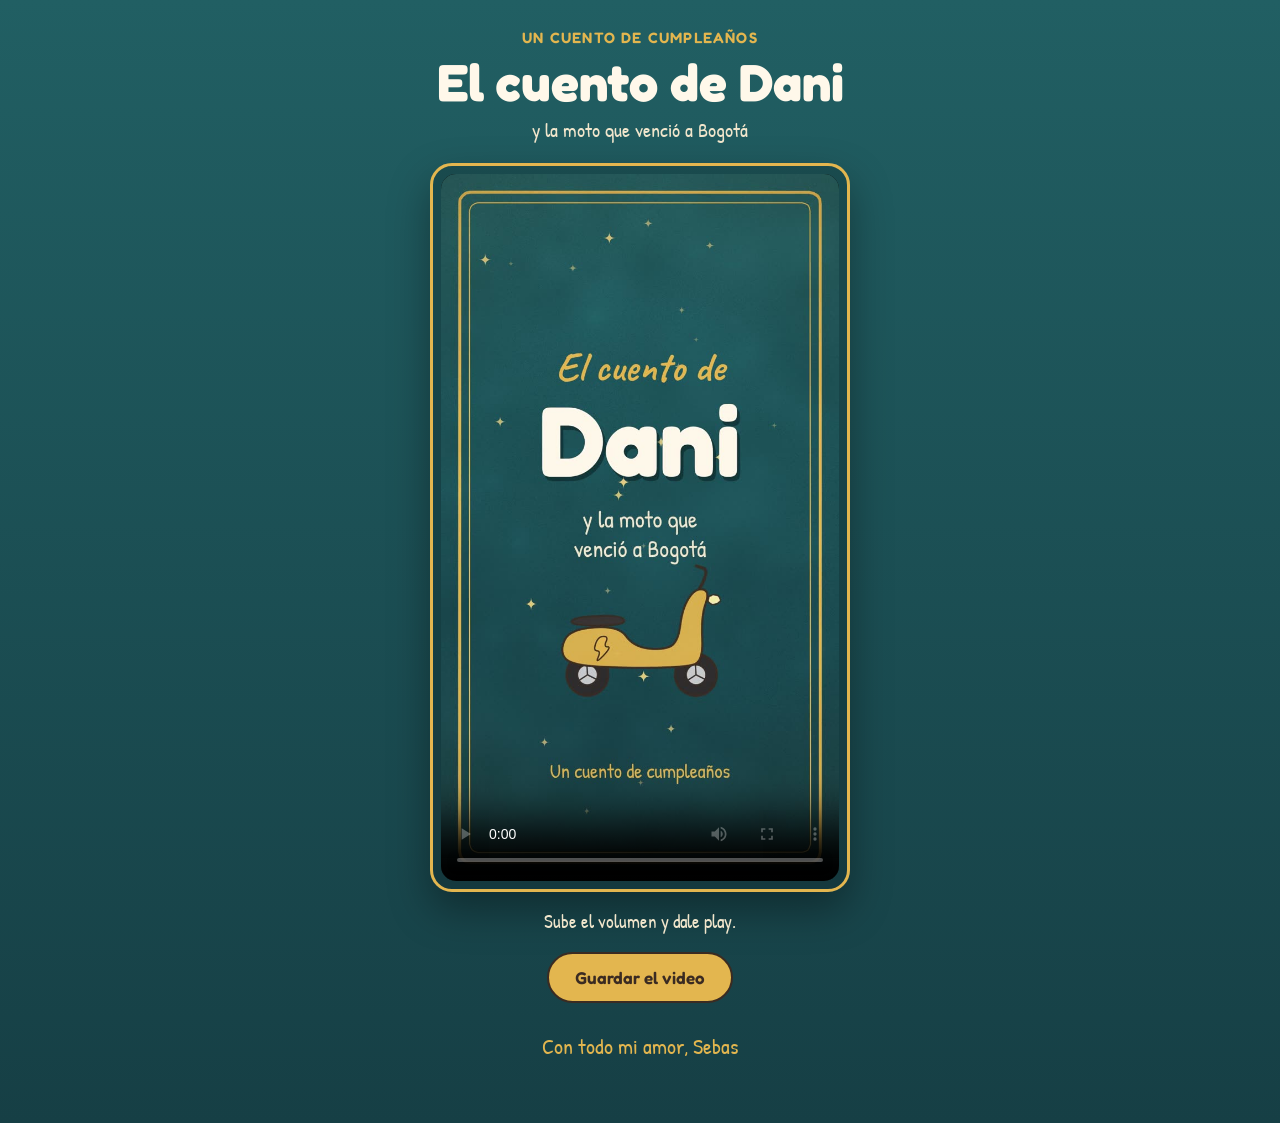
<file: dani/index.html>
<!doctype html>
<html lang="es">
<head>
<meta charset="utf-8">
<meta name="viewport" content="width=device-width, initial-scale=1">
<meta name="robots" content="noindex, nofollow">
<title>El cuento de Dani</title>
<link rel="icon" href="data:image/svg+xml,<svg xmlns='http://www.w3.org/2000/svg' viewBox='0 0 100 100'><text y='.9em' font-size='90'>🎁</text></svg>">
<style>
@font-face{font-family:"Fredoka";src:url(Fredoka.ttf);font-weight:300 700;font-display:swap}
@font-face{font-family:"Patrick";src:url(PatrickHand.ttf);font-display:swap}
:root{--teal:#215f63;--teal2:#163f45;--gold:#e3b64f;--cream:#fff8ea;--ink:#3a2b22;--red:#d6453a}
*{box-sizing:border-box}
html,body{margin:0}
body{min-height:100vh;background:linear-gradient(180deg,var(--teal),var(--teal2));color:var(--cream);
  font-family:"Patrick",system-ui,sans-serif;display:flex;flex-direction:column;align-items:center;padding:28px 16px 40px;text-align:center}
.kicker{font-family:"Fredoka",sans-serif;font-weight:600;letter-spacing:.08em;text-transform:uppercase;color:var(--gold);font-size:15px;margin:0}
h1{font-family:"Fredoka",sans-serif;font-weight:700;font-size:clamp(34px,9vw,52px);line-height:1.05;margin:8px 0 6px}
.sub{font-size:20px;margin:0 0 20px;color:#f1e6cc}
.frame{width:min(100%,420px);border:3px solid var(--gold);border-radius:22px;padding:8px;background:rgba(0,0,0,.18);box-shadow:0 18px 40px rgba(0,0,0,.35)}
video{display:block;width:100%;aspect-ratio:9/16;border-radius:15px;background:#000}
.hint{font-size:19px;margin:16px 0 0;color:#f1e6cc}
.btn{display:inline-block;margin-top:18px;padding:13px 26px;border-radius:999px;background:var(--gold);color:var(--ink);
  font-family:"Fredoka",sans-serif;font-weight:600;font-size:17px;text-decoration:none;border:2px solid var(--ink)}
.btn:active{transform:translateY(1px)}
.sign{font-size:22px;margin-top:28px;color:var(--gold)}
</style>
</head>
<body>
  <p class="kicker">Un cuento de cumpleaños</p>
  <h1>El cuento de Dani</h1>
  <p class="sub">y la moto que venció a Bogotá</p>
  <div class="frame">
    <video controls playsinline preload="metadata" poster="poster.jpg">
      <source src="cuento-dani.mp4" type="video/mp4">
    </video>
  </div>
  <p class="hint">Sube el volumen y dale play.</p>
  <a class="btn" href="cuento-dani.mp4" download="El cuento de Dani.mp4">Guardar el video</a>
  <p class="sign">Con todo mi amor, Sebas</p>
</body>
</html>
</file>
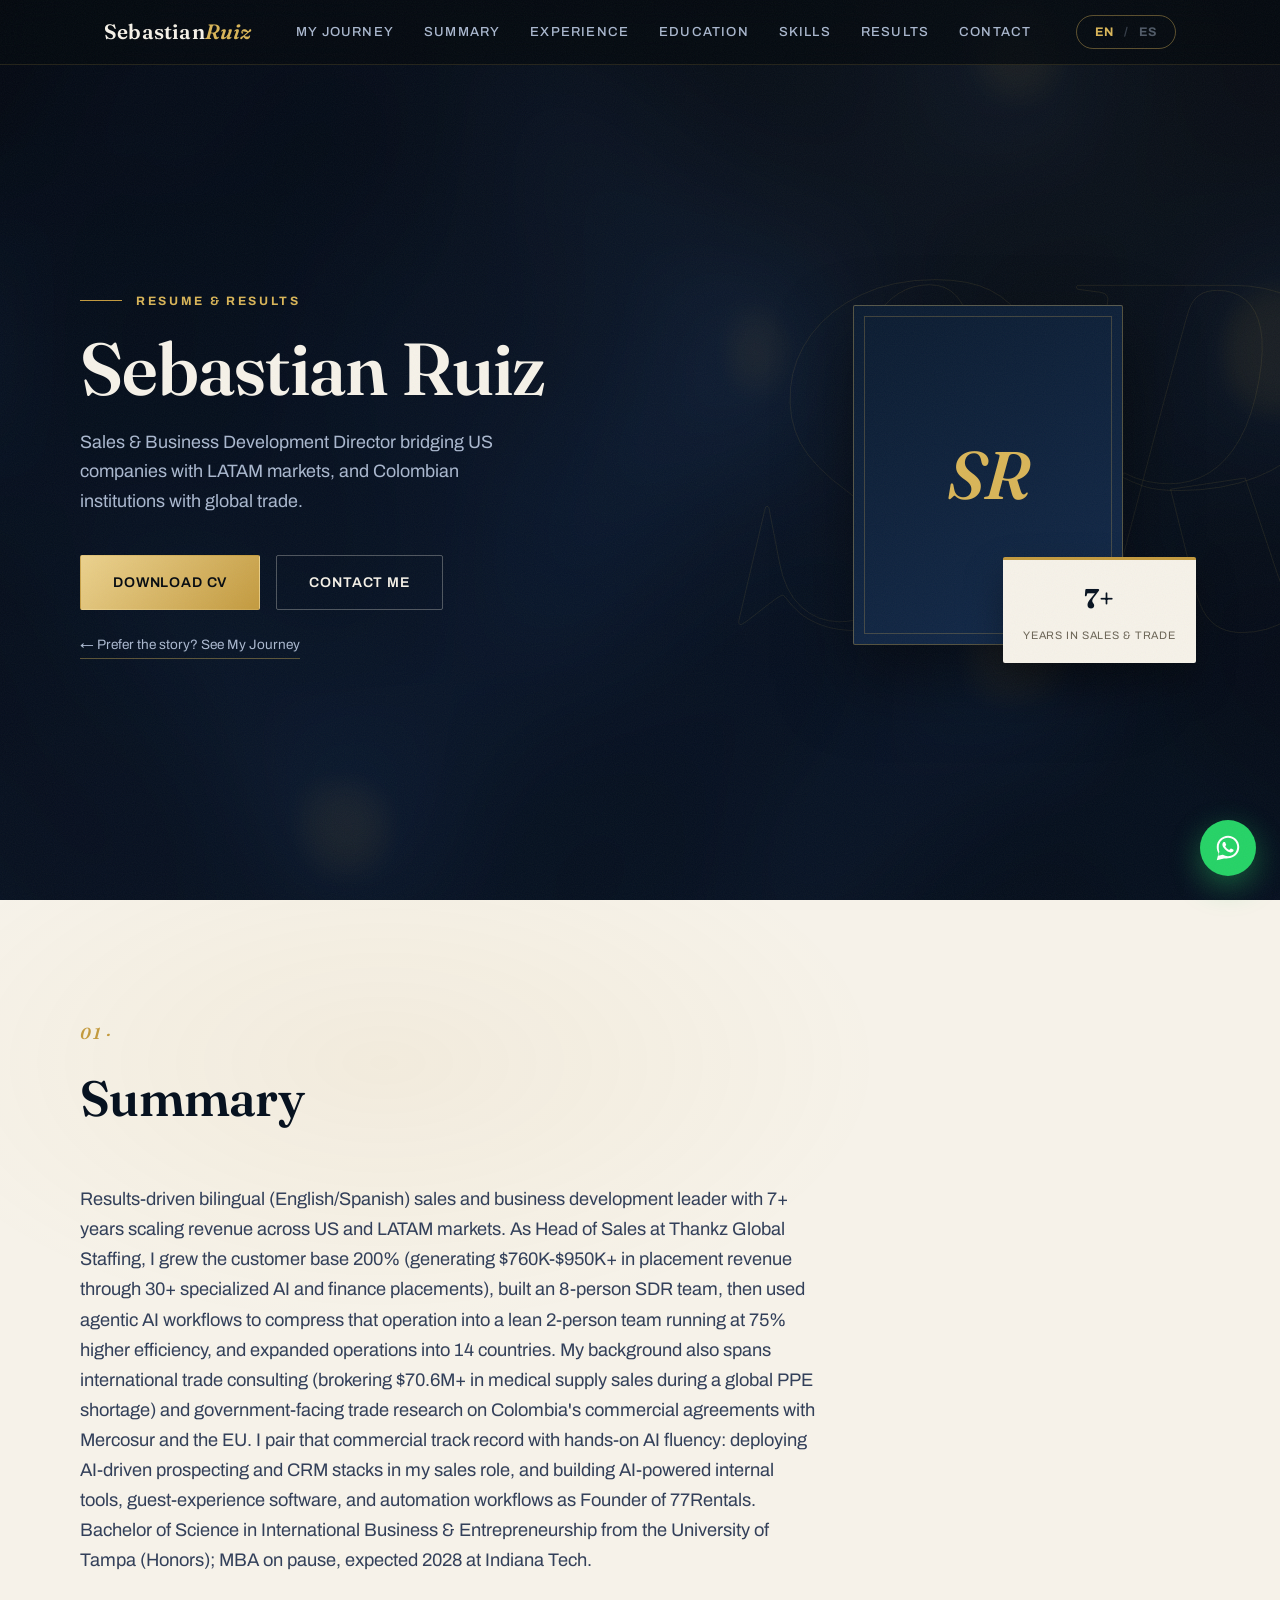
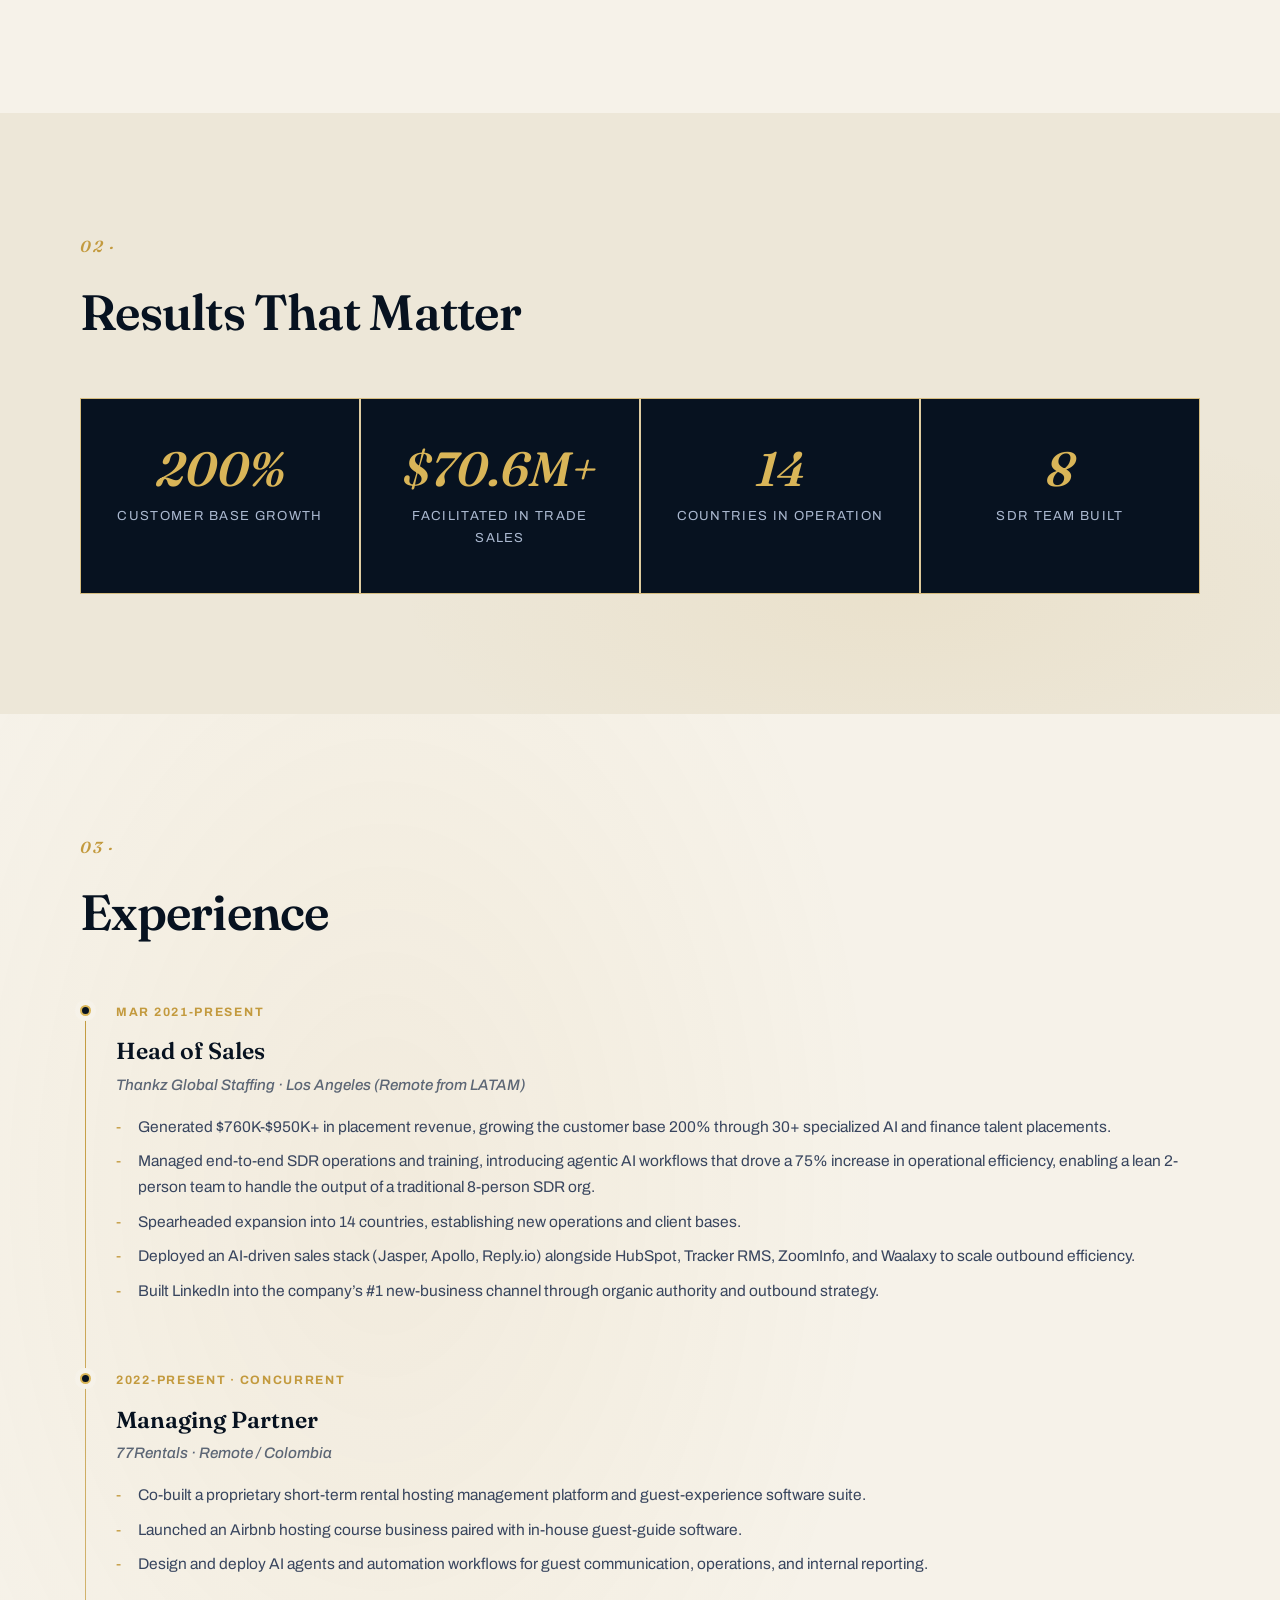
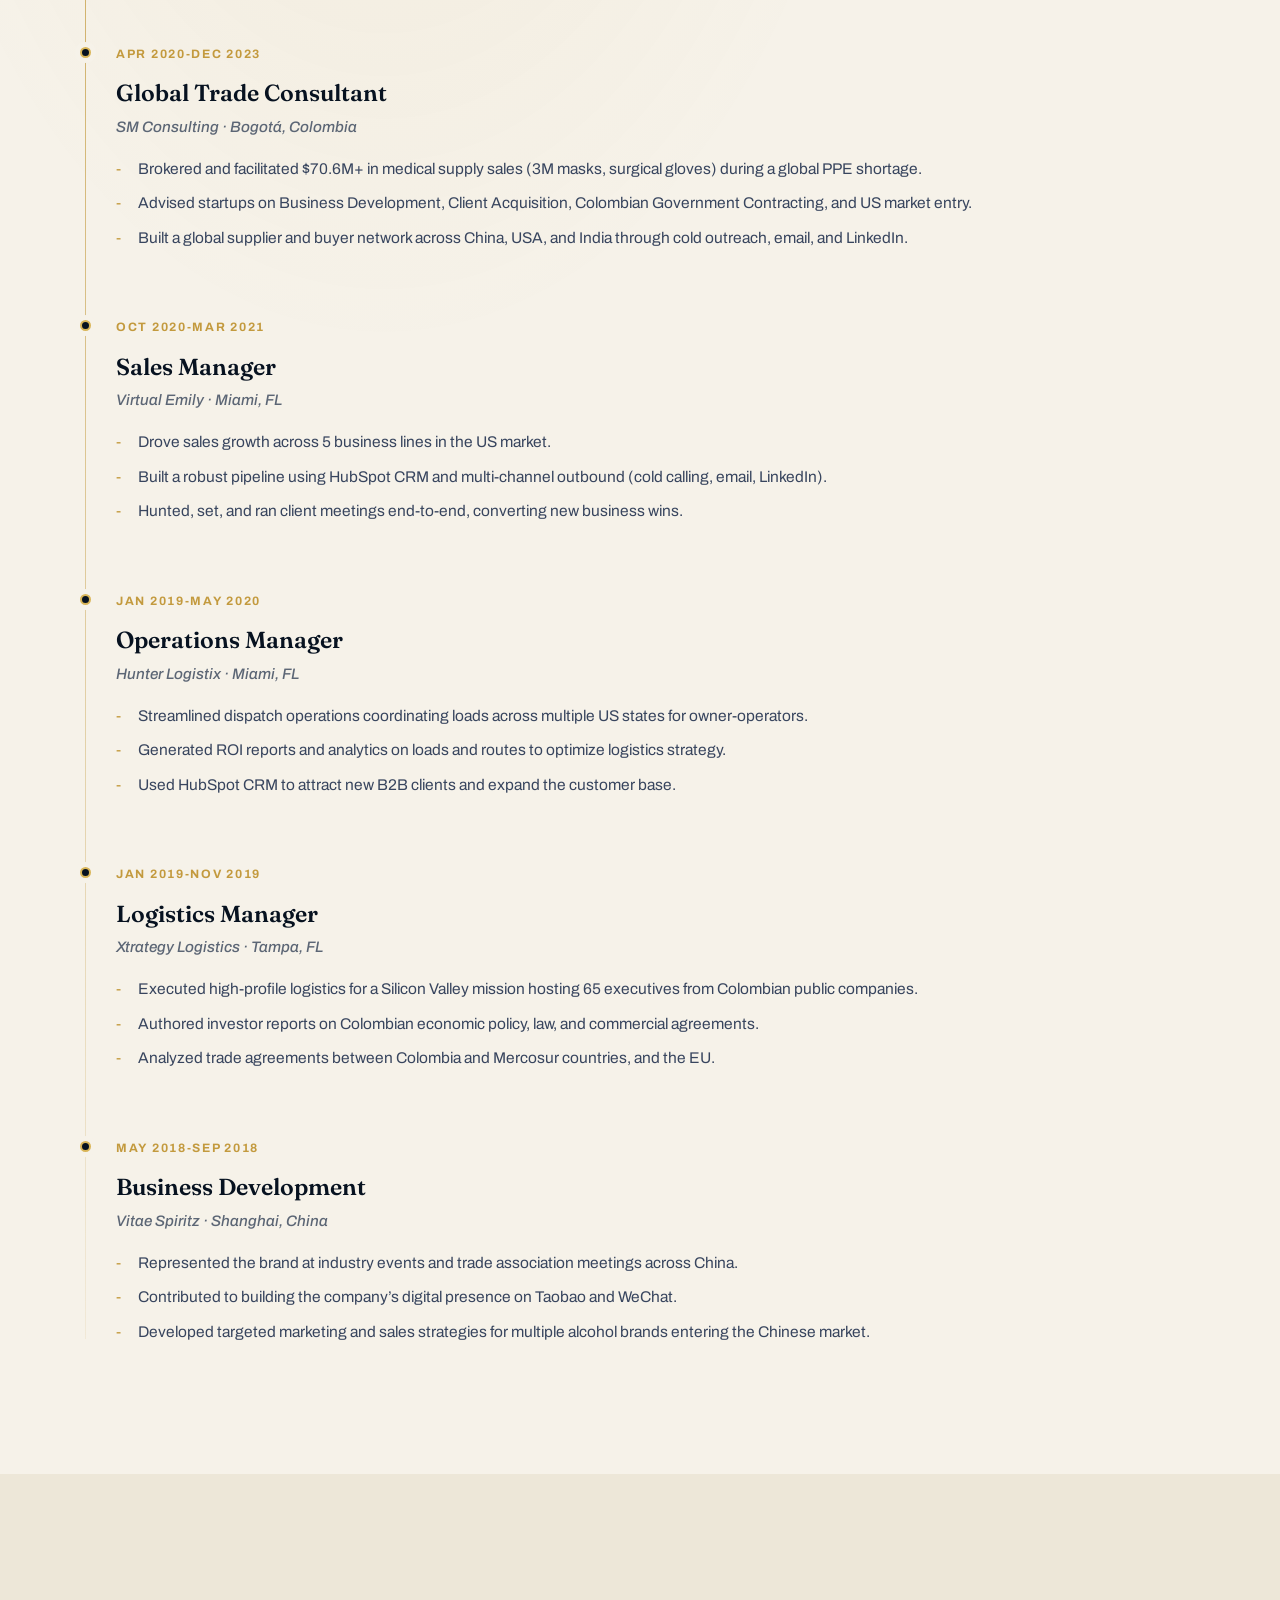
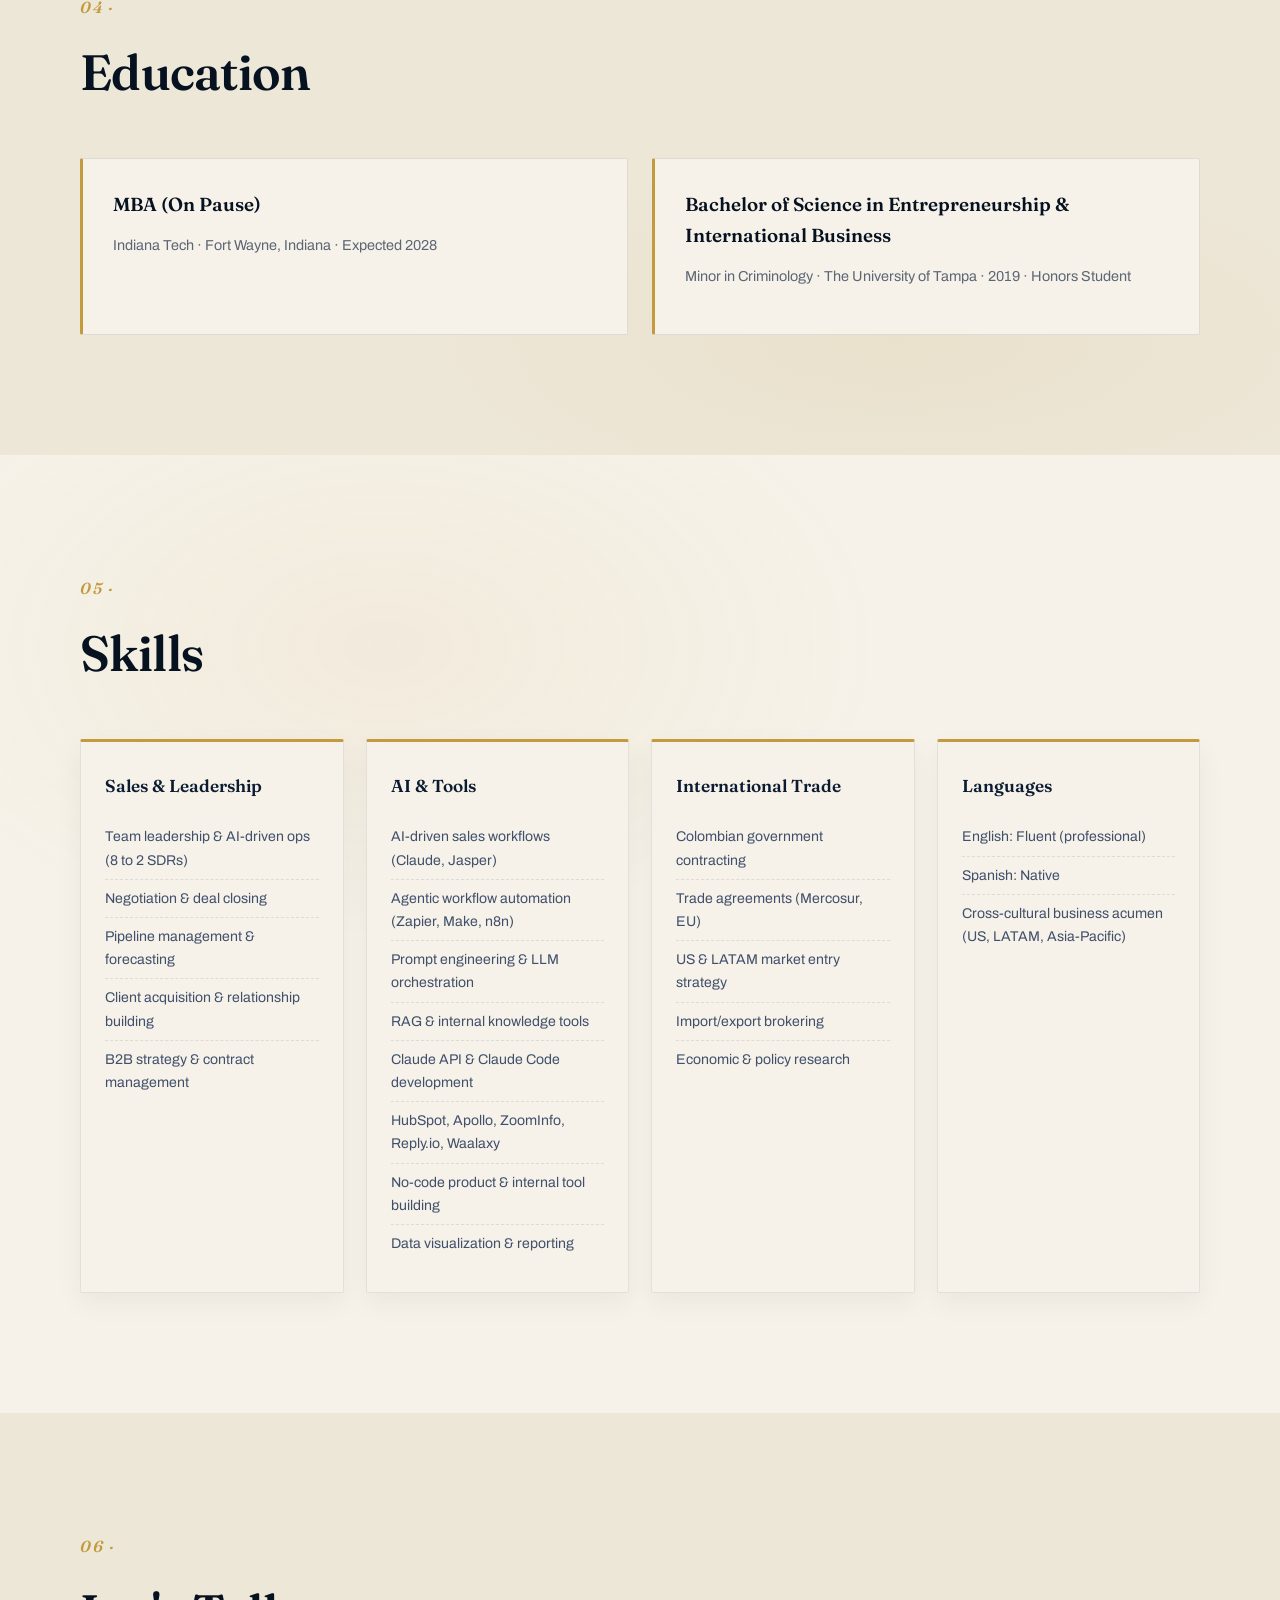
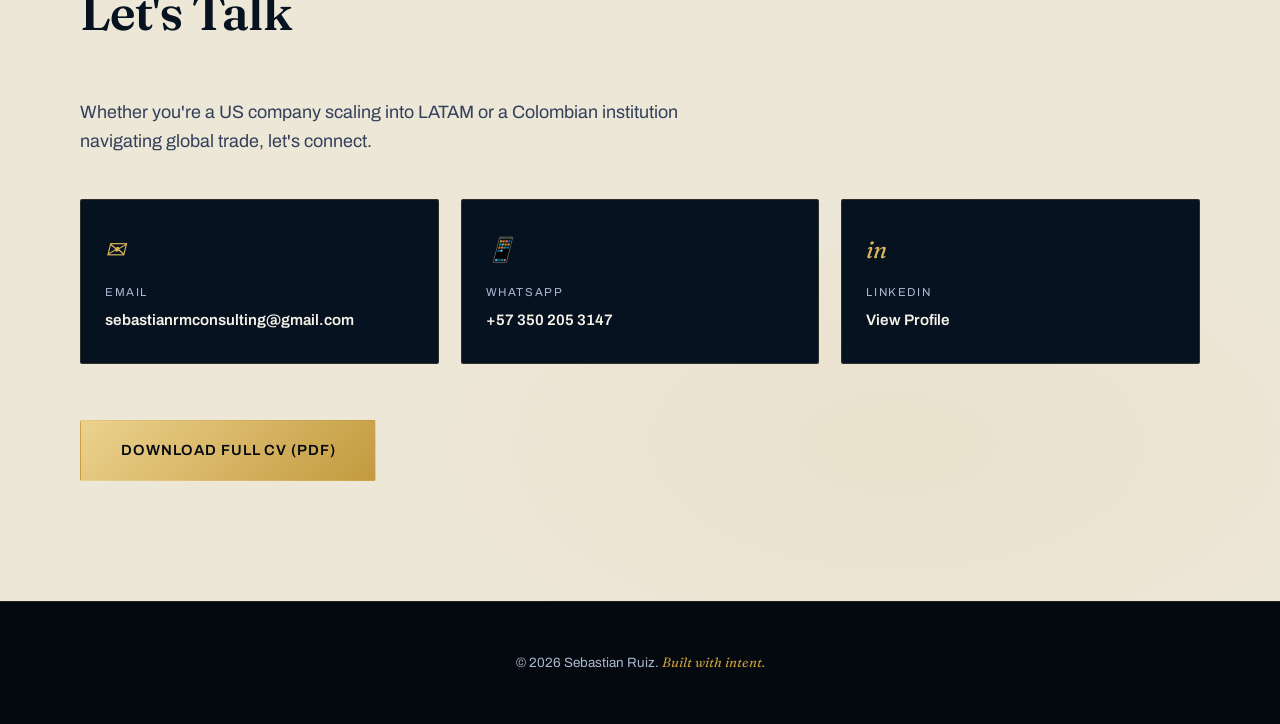
<file: resume.html>
<!DOCTYPE html>
<html lang="en">
<head>
<meta charset="UTF-8">
<meta name="viewport" content="width=device-width, initial-scale=1.0">
<title>Resume & Results | Sebastian Ruiz: Bilingual Ops & Sales Director LATAM</title>
<meta name="description" content="Sebastian Ruiz's full resume: bilingual (English/Spanish) sales and business development director based in Colombia. 200% customer growth, $70.6M+ in facilitated trade, operations across 14 countries. International trade consultant Colombia.">
<meta name="keywords" content="bilingual ops and sales director LATAM, international trade consultant Colombia, remote sales leader LATAM, business development director Colombia, AI-driven sales operations, government trade consultant Colombia">
<meta name="author" content="Sebastian Ruiz">
<link rel="canonical" href="https://sebastianruiz.online/resume.html">

<meta property="og:type" content="website">
<meta property="og:title" content="Sebastian Ruiz | Bilingual Ops & Sales Director LATAM">
<meta property="og:description" content="Bilingual sales & business development leader driving LATAM growth for US companies and trade expertise for Colombian institutions.">
<meta property="og:url" content="https://sebastianruiz.online/">
<meta property="og:image" content="https://sebastianruiz.online/assets/og-image.jpg">
<meta name="twitter:card" content="summary_large_image">

<link rel="icon" type="image/svg+xml" href="assets/favicon.svg">
<link rel="preconnect" href="https://fonts.googleapis.com">
<link rel="preconnect" href="https://fonts.gstatic.com" crossorigin>
<link href="https://fonts.googleapis.com/css2?family=Archivo:wght@400;500;600;700&family=Fraunces:ital,opsz,wght@0,9..144,400..700;1,9..144,400..700&display=swap" rel="stylesheet">
<link rel="stylesheet" href="css/style.css?v=6fa84cb6">

<script type="application/ld+json">
{
  "@context": "https://schema.org",
  "@type": "Person",
  "name": "Sebastian Ruiz",
  "jobTitle": "Head of Sales / Bilingual Business Development Director",
  "url": "https://sebastianruiz.online",
  "email": "mailto:sebastianrmconsulting@gmail.com",
  "sameAs": ["https://www.linkedin.com/in/juansruiz11/"],
  "address": {"@type": "PostalAddress", "addressCountry": "Colombia"},
  "knowsLanguage": ["English", "Spanish"]
}
</script>
</head>
<body>

<!-- ===== NAV ===== -->
<header class="nav" id="nav">
  <div class="nav-inner">
    <a href="index.html" class="nav-logo">Sebastian<span>Ruiz</span></a>
    <nav class="nav-links" id="navLinks">
      <a href="index.html" data-en="My Journey" data-es="Mi Historia">My Journey</a>
      <a href="#summary" data-en="Summary" data-es="Resumen">Summary</a>
      <a href="#experience" data-en="Experience" data-es="Experiencia">Experience</a>
      <a href="#education" data-en="Education" data-es="Educación">Education</a>
      <a href="#skills" data-en="Skills" data-es="Habilidades">Skills</a>
      <a href="#results" data-en="Results" data-es="Resultados">Results</a>
      <a href="#contact" data-en="Contact" data-es="Contacto">Contact</a>
    </nav>
    <div class="nav-actions">
      <button class="lang-toggle" id="langToggle" aria-label="Toggle language">
        <span class="lang-option active" data-lang="en">EN</span>
        <span class="lang-sep">/</span>
        <span class="lang-option" data-lang="es">ES</span>
      </button>
      <button class="hamburger" id="hamburger" aria-label="Menu"><span></span><span></span><span></span></button>
    </div>
  </div>
</header>

<!-- ===== HERO ===== -->
<section class="hero" id="top">
  <canvas class="shader-canvas hero-shader-canvas" aria-hidden="true"></canvas>
  <div class="hero-inner">
    <div class="hero-text reveal">
      <p class="eyebrow" data-en="Resume & Results" data-es="Currículum y Resultados">Resume & Results</p>
      <h1>Sebastian Ruiz</h1>
      <p class="hero-tagline" data-en="Sales &amp; Business Development Director bridging US companies with LATAM markets, and Colombian institutions with global trade." data-es="Director de Ventas y Desarrollo de Negocios que conecta empresas de EE. UU. con mercados de LATAM, e instituciones colombianas con el comercio global.">Sales &amp; Business Development Director bridging US companies with LATAM markets, and Colombian institutions with global trade.</p>
      <div class="hero-ctas">
        <a href="cv/Sebastian_Ruiz_CV.pdf" data-href-en="cv/Sebastian_Ruiz_CV.pdf" data-href-es="cv/Sebastian_Ruiz_CV_ES.pdf" class="btn btn-primary" download data-en="Download CV" data-es="Descargar CV">Download CV</a>
        <a href="#contact" class="btn btn-outline" data-en="Contact Me" data-es="Contáctame">Contact Me</a>
      </div>
      <a href="index.html" class="hero-back-link" data-en="← Prefer the story? See My Journey" data-es="← ¿Prefieres la historia? Ve Mi Historia">← Prefer the story? See My Journey</a>
    </div>
    <div class="hero-photo reveal">
      <div class="headshot-placeholder">
        <span>SR</span>
      </div>
      <div class="hero-badge">
        <strong>7+</strong>
        <span data-en="Years in Sales &amp; Trade" data-es="Años en Ventas y Comercio">Years in Sales &amp; Trade</span>
      </div>
    </div>
  </div>
  <div class="hero-scroll" aria-hidden="true"></div>
</section>

<!-- ===== SUMMARY ===== -->
<section class="section" id="summary">
  <div class="section-inner">
    <span class="section-num">01</span>
    <h2 data-en="Summary" data-es="Resumen">Summary</h2>
    <p class="summary-text" data-en="Results-driven bilingual (English/Spanish) sales and business development leader with 7+ years scaling revenue across US and LATAM markets. As Head of Sales at Thankz Global Staffing, I grew the customer base 200% (generating $760K-$950K+ in placement revenue through 30+ specialized AI and finance placements), built an 8-person SDR team, then used agentic AI workflows to compress that operation into a lean 2-person team running at 75% higher efficiency, and expanded operations into 14 countries. My background also spans international trade consulting (brokering $70.6M+ in medical supply sales during a global PPE shortage) and government-facing trade research on Colombia's commercial agreements with Mercosur and the EU. I pair that commercial track record with hands-on AI fluency: deploying AI-driven prospecting and CRM stacks in my sales role, and building AI-powered internal tools, guest-experience software, and automation workflows as Founder of 77Rentals. Bachelor of Science in International Business &amp; Entrepreneurship from the University of Tampa (Honors); MBA on pause, expected 2028 at Indiana Tech." data-es="Líder de ventas y desarrollo de negocios bilingüe (inglés/español) con más de 7 años escalando ingresos en mercados de EE. UU. y LATAM. Como Head of Sales en Thankz Global Staffing, hice crecer la base de clientes 200% (generando entre $760K y $950K+ en ingresos por colocaciones mediante más de 30 colocaciones especializadas en IA y finanzas), formé un equipo de 8 SDRs, y luego usé flujos de trabajo con IA agente para comprimir esa operación en un equipo ágil de 2 personas con 75% más de eficiencia, y expandí operaciones a 14 países. Mi trayectoria también incluye consultoría de comercio internacional (gestionando más de $70.6M en ventas de insumos médicos durante la escasez global de EPP) e investigación comercial para el sector público sobre los acuerdos de Colombia con Mercosur y la Unión Europea. A ese historial comercial sumo fluidez práctica en IA: implementando prospección y CRM impulsados por IA en mi rol de ventas, y construyendo herramientas internas, software de experiencia para huéspedes y flujos de automatización como Fundador de 77Rentals. Bachelor of Science in International Business &amp; Entrepreneurship de la Universidad de Tampa (con honores); MBA en pausa, prevista para 2028 en Indiana Tech.">
    Results-driven bilingual (English/Spanish) sales and business development leader with 7+ years scaling revenue across US and LATAM markets. As Head of Sales at Thankz Global Staffing, I grew the customer base 200% (generating $760K-$950K+ in placement revenue through 30+ specialized AI and finance placements), built an 8-person SDR team, then used agentic AI workflows to compress that operation into a lean 2-person team running at 75% higher efficiency, and expanded operations into 14 countries. My background also spans international trade consulting (brokering $70.6M+ in medical supply sales during a global PPE shortage) and government-facing trade research on Colombia's commercial agreements with Mercosur and the EU. I pair that commercial track record with hands-on AI fluency: deploying AI-driven prospecting and CRM stacks in my sales role, and building AI-powered internal tools, guest-experience software, and automation workflows as Founder of 77Rentals. Bachelor of Science in International Business &amp; Entrepreneurship from the University of Tampa (Honors); MBA on pause, expected 2028 at Indiana Tech.
    </p>
  </div>
</section>

<!-- ===== RESULTS ===== -->
<section class="section section-alt" id="results">
  <div class="section-inner">
    <span class="section-num">02</span>
    <h2 data-en="Results That Matter" data-es="Resultados que Importan">Results That Matter</h2>
    <div class="stats-grid">
      <div class="stat-card reveal">
        <span class="stat-number" data-count="200" data-suffix="%">0%</span>
        <span class="stat-label" data-en="Customer base growth" data-es="Crecimiento de base de clientes">Customer base growth</span>
      </div>
      <div class="stat-card reveal">
        <span class="stat-number" data-count="70.6" data-prefix="$" data-suffix="M+">$0M+</span>
        <span class="stat-label" data-en="Facilitated in trade sales" data-es="Facilitados en ventas de comercio">Facilitated in trade sales</span>
      </div>
      <div class="stat-card reveal">
        <span class="stat-number" data-count="14">0</span>
        <span class="stat-label" data-en="Countries in operation" data-es="Países en operación">Countries in operation</span>
      </div>
      <div class="stat-card reveal">
        <span class="stat-number" data-count="8">0</span>
        <span class="stat-label" data-en="SDR team built" data-es="Equipo de SDRs formado">SDR team built</span>
      </div>
    </div>
  </div>
</section>

<!-- ===== EXPERIENCE ===== -->
<section class="section" id="experience">
  <div class="section-inner">
    <span class="section-num">03</span>
    <h2 data-en="Experience" data-es="Experiencia">Experience</h2>
    <div class="timeline">

      <div class="tl-item reveal">
        <div class="tl-dot"></div>
        <div class="tl-content">
          <span class="tl-date">Mar 2021-<span data-en="Present" data-es="Presente">Present</span></span>
          <h3 data-en="Head of Sales" data-es="Head of Sales">Head of Sales</h3>
          <p class="tl-org">Thankz Global Staffing · <span data-en="Los Angeles (Remote from LATAM)" data-es="Los Ángeles (Remoto desde LATAM)">Los Angeles (Remote from LATAM)</span></p>
          <ul data-en-list='["Generated $760K-$950K+ in placement revenue, growing the customer base 200% through 30+ specialized AI and finance talent placements.","Managed end-to-end SDR operations and training, introducing agentic AI workflows that drove a 75% increase in operational efficiency, enabling a lean 2-person team to handle the output of a traditional 8-person SDR org.","Spearheaded expansion into 14 countries, establishing new operations and client bases.","Deployed an AI-driven sales stack (Jasper, Apollo, Reply.io) alongside HubSpot, Tracker RMS, ZoomInfo, and Waalaxy to scale outbound efficiency.","Built LinkedIn into the company’s #1 new-business channel through organic authority and outbound strategy."]' data-es-list='["Generé entre $760K y $950K+ en ingresos por colocaciones, haciendo crecer la base de clientes 200% mediante más de 30 colocaciones especializadas en IA y finanzas.","Gestioné operaciones y capacitación de SDRs de principio a fin, introduciendo flujos de trabajo con IA agente que generaron un aumento del 75% en eficiencia operativa, permitiendo que un equipo ágil de 2 personas realizara el trabajo de un equipo tradicional de 8 SDRs.","Lideré la expansión a 14 países, estableciendo nuevas operaciones y bases de clientes.","Implementé un stack de ventas impulsado por IA (Jasper, Apollo, Reply.io) junto con HubSpot, Tracker RMS, ZoomInfo y Waalaxy para escalar la eficiencia de prospección.","Convertí LinkedIn en el canal #1 de nuevos negocios de la empresa mediante autoridad orgánica y estrategia de prospección."]'></ul>
        </div>
      </div>

      <div class="tl-item reveal">
        <div class="tl-dot"></div>
        <div class="tl-content">
          <span class="tl-date" data-en="2022-Present · Concurrent" data-es="2022-Presente · Simultáneo">2022-Present · Concurrent</span>
          <h3 data-en="Managing Partner" data-es="Socio Gerente">Managing Partner</h3>
          <p class="tl-org">77Rentals · <span data-en="Remote / Colombia" data-es="Remoto / Colombia">Remote / Colombia</span></p>
          <ul data-en-list='["Co-built a proprietary short-term rental hosting management platform and guest-experience software suite.","Launched an Airbnb hosting course business paired with in-house guest-guide software.","Design and deploy AI agents and automation workflows for guest communication, operations, and internal reporting."]' data-es-list='["Co-desarrollé una plataforma propia de gestión de hospedaje para alquileres a corto plazo y un conjunto de software de experiencia para huéspedes.","Lancé un negocio de cursos de hosting para Airbnb junto con software propio de guía para huéspedes.","Diseño e implemento agentes de IA y flujos de automatización para comunicación con huéspedes, operaciones y reportes internos."]'></ul>
        </div>
      </div>

      <div class="tl-item reveal">
        <div class="tl-dot"></div>
        <div class="tl-content">
          <span class="tl-date">Apr 2020-Dec 2023</span>
          <h3 data-en="Global Trade Consultant" data-es="Consultor de Comercio Global">Global Trade Consultant</h3>
          <p class="tl-org">SM Consulting · Bogotá, Colombia</p>
          <ul data-en-list='["Brokered and facilitated $70.6M+ in medical supply sales (3M masks, surgical gloves) during a global PPE shortage.","Advised startups on Business Development, Client Acquisition, Colombian Government Contracting, and US market entry.","Built a global supplier and buyer network across China, USA, and India through cold outreach, email, and LinkedIn."]' data-es-list='["Gestioné y facilité más de $70.6M en ventas de insumos médicos (mascarillas 3M, guantes quirúrgicos) durante la escasez global de EPP.","Asesoré startups en Desarrollo de Negocios, Adquisición de Clientes, Contratación con el Gobierno colombiano e ingreso al mercado de EE. UU.","Construí una red global de proveedores y compradores en China, EE. UU. e India mediante prospección en frío, correo y LinkedIn."]'></ul>
        </div>
      </div>

      <div class="tl-item reveal">
        <div class="tl-dot"></div>
        <div class="tl-content">
          <span class="tl-date">Oct 2020-Mar 2021</span>
          <h3 data-en="Sales Manager" data-es="Gerente de Ventas">Sales Manager</h3>
          <p class="tl-org">Virtual Emily · Miami, FL</p>
          <ul data-en-list='["Drove sales growth across 5 business lines in the US market.","Built a robust pipeline using HubSpot CRM and multi-channel outbound (cold calling, email, LinkedIn).","Hunted, set, and ran client meetings end-to-end, converting new business wins."]' data-es-list='["Impulsé el crecimiento de ventas en 5 líneas de negocio en el mercado de EE. UU.","Construí un pipeline sólido usando HubSpot CRM y prospección multicanal (llamadas en frío, correo, LinkedIn).","Gestioné el ciclo completo de reuniones con clientes, cerrando nuevos negocios."]'></ul>
        </div>
      </div>

      <div class="tl-item reveal">
        <div class="tl-dot"></div>
        <div class="tl-content">
          <span class="tl-date">Jan 2019-May 2020</span>
          <h3 data-en="Operations Manager" data-es="Gerente de Operaciones">Operations Manager</h3>
          <p class="tl-org">Hunter Logistix · Miami, FL</p>
          <ul data-en-list='["Streamlined dispatch operations coordinating loads across multiple US states for owner-operators.","Generated ROI reports and analytics on loads and routes to optimize logistics strategy.","Used HubSpot CRM to attract new B2B clients and expand the customer base."]' data-es-list='["Optimicé operaciones de despacho coordinando cargas en múltiples estados de EE. UU. para operadores independientes.","Generé reportes de ROI y análisis de cargas y rutas para optimizar la estrategia logística.","Utilicé HubSpot CRM para atraer nuevos clientes B2B y expandir la base de clientes."]'></ul>
        </div>
      </div>

      <div class="tl-item reveal">
        <div class="tl-dot"></div>
        <div class="tl-content">
          <span class="tl-date">Jan 2019-Nov 2019</span>
          <h3 data-en="Logistics Manager" data-es="Gerente de Logística">Logistics Manager</h3>
          <p class="tl-org">Xtrategy Logistics · Tampa, FL</p>
          <ul data-en-list='["Executed high-profile logistics for a Silicon Valley mission hosting 65 executives from Colombian public companies.","Authored investor reports on Colombian economic policy, law, and commercial agreements.","Analyzed trade agreements between Colombia and Mercosur countries, and the EU."]' data-es-list='["Ejecuté logística de alto perfil para una misión a Silicon Valley con 65 ejecutivos de empresas públicas colombianas.","Redacté reportes para inversionistas sobre política económica, leyes y acuerdos comerciales de Colombia.","Analicé acuerdos comerciales entre Colombia, países de Mercosur y la Unión Europea."]'></ul>
        </div>
      </div>

      <div class="tl-item reveal">
        <div class="tl-dot"></div>
        <div class="tl-content">
          <span class="tl-date">May 2018-Sep 2018</span>
          <h3 data-en="Business Development" data-es="Desarrollo de Negocios">Business Development</h3>
          <p class="tl-org">Vitae Spiritz · Shanghai, China</p>
          <ul data-en-list='["Represented the brand at industry events and trade association meetings across China.","Contributed to building the company’s digital presence on Taobao and WeChat.","Developed targeted marketing and sales strategies for multiple alcohol brands entering the Chinese market."]' data-es-list='["Representé la marca en eventos de la industria y reuniones de asociaciones comerciales en China.","Contribuí a construir la presencia digital de la empresa en Taobao y WeChat.","Desarrollé estrategias de marketing y ventas dirigidas para varias marcas de licores que ingresaban al mercado chino."]'></ul>
        </div>
      </div>

    </div>
  </div>
</section>

<!-- ===== EDUCATION ===== -->
<section class="section section-alt" id="education">
  <div class="section-inner">
    <span class="section-num">04</span>
    <h2 data-en="Education" data-es="Educación">Education</h2>
    <div class="edu-grid">
      <div class="edu-card reveal">
        <h3 data-en="MBA (On Pause)" data-es="MBA (En Pausa)">MBA (On Pause)</h3>
        <p class="edu-org" data-en="Indiana Tech · Fort Wayne, Indiana · Expected 2028" data-es="Indiana Tech · Fort Wayne, Indiana · Prevista 2028">Indiana Tech · Fort Wayne, Indiana · Expected 2028</p>
      </div>
      <div class="edu-card reveal">
        <h3 data-en="Bachelor of Science in Entrepreneurship &amp; International Business" data-es="Bachelor of Science in Entrepreneurship &amp; International Business">Bachelor of Science in Entrepreneurship &amp; International Business</h3>
        <p class="edu-org" data-en="Minor in Criminology · The University of Tampa · 2019 · Honors Student" data-es="Menor en Criminología · The University of Tampa · 2019 · Estudiante de Honores">Minor in Criminology · The University of Tampa · 2019 · Honors Student</p>
      </div>
    </div>
  </div>
</section>

<!-- ===== SKILLS ===== -->
<section class="section" id="skills">
  <div class="section-inner">
    <span class="section-num">05</span>
    <h2 data-en="Skills" data-es="Habilidades">Skills</h2>
    <div class="skills-grid">
      <div class="skill-card reveal">
        <h3 data-en="Sales &amp; Leadership" data-es="Ventas y Liderazgo">Sales &amp; Leadership</h3>
        <ul>
          <li data-en="Team leadership &amp; AI-driven ops (8 to 2 SDRs)" data-es="Liderazgo de equipo y operaciones con IA (8 a 2 SDRs)">Team leadership &amp; AI-driven ops (8 to 2 SDRs)</li>
          <li data-en="Negotiation &amp; deal closing" data-es="Negociación y cierre de tratos">Negotiation &amp; deal closing</li>
          <li data-en="Pipeline management &amp; forecasting" data-es="Gestión de pipeline y pronósticos">Pipeline management &amp; forecasting</li>
          <li data-en="Client acquisition &amp; relationship building" data-es="Adquisición de clientes y relaciones">Client acquisition &amp; relationship building</li>
          <li data-en="B2B strategy &amp; contract management" data-es="Estrategia B2B y gestión de contratos">B2B strategy &amp; contract management</li>
        </ul>
      </div>
      <div class="skill-card reveal">
        <h3 data-en="AI &amp; Tools" data-es="IA y Herramientas">AI &amp; Tools</h3>
        <ul>
          <li data-en="AI-driven sales workflows (Claude, Jasper)" data-es="Flujos de ventas con IA (Claude, Jasper)">AI-driven sales workflows (Claude, Jasper)</li>
          <li data-en="Agentic workflow automation (Zapier, Make, n8n)" data-es="Automatización de flujos con IA agente (Zapier, Make, n8n)">Agentic workflow automation (Zapier, Make, n8n)</li>
          <li data-en="Prompt engineering &amp; LLM orchestration" data-es="Ingeniería de prompts y orquestación de LLM">Prompt engineering &amp; LLM orchestration</li>
          <li data-en="RAG &amp; internal knowledge tools" data-es="RAG y herramientas de conocimiento interno">RAG &amp; internal knowledge tools</li>
          <li data-en="Claude API &amp; Claude Code development" data-es="Desarrollo con Claude API y Claude Code">Claude API &amp; Claude Code development</li>
          <li data-en="HubSpot, Apollo, ZoomInfo, Reply.io, Waalaxy" data-es="HubSpot, Apollo, ZoomInfo, Reply.io, Waalaxy">HubSpot, Apollo, ZoomInfo, Reply.io, Waalaxy</li>
          <li data-en="No-code product &amp; internal tool building" data-es="Creación de productos y herramientas internas sin código">No-code product &amp; internal tool building</li>
          <li data-en="Data visualization &amp; reporting" data-es="Visualización de datos y reportes">Data visualization &amp; reporting</li>
        </ul>
      </div>
      <div class="skill-card reveal">
        <h3 data-en="International Trade" data-es="Comercio Internacional">International Trade</h3>
        <ul>
          <li data-en="Colombian government contracting" data-es="Contratación con el gobierno colombiano">Colombian government contracting</li>
          <li data-en="Trade agreements (Mercosur, EU)" data-es="Acuerdos comerciales (Mercosur, UE)">Trade agreements (Mercosur, EU)</li>
          <li data-en="US &amp; LATAM market entry strategy" data-es="Estrategia de entrada a mercados de EE. UU. y LATAM">US &amp; LATAM market entry strategy</li>
          <li data-en="Import/export brokering" data-es="Intermediación de importación/exportación">Import/export brokering</li>
          <li data-en="Economic &amp; policy research" data-es="Investigación económica y de políticas">Economic &amp; policy research</li>
        </ul>
      </div>
      <div class="skill-card reveal">
        <h3 data-en="Languages" data-es="Idiomas">Languages</h3>
        <ul>
          <li data-en="English: Fluent (professional)" data-es="Inglés: Fluido (profesional)">English: Fluent (professional)</li>
          <li data-en="Spanish: Native" data-es="Español: Nativo">Spanish: Native</li>
          <li data-en="Cross-cultural business acumen (US, LATAM, Asia-Pacific)" data-es="Visión intercultural de negocios (EE. UU., LATAM, Asia-Pacífico)">Cross-cultural business acumen (US, LATAM, Asia-Pacific)</li>
        </ul>
      </div>
    </div>
  </div>
</section>

<!-- ===== CONTACT ===== -->
<section class="section section-alt" id="contact">
  <div class="section-inner">
    <span class="section-num">06</span>
    <h2 data-en="Let's Talk" data-es="Hablemos">Let's Talk</h2>
    <p class="contact-lead" data-en="Whether you're a US company scaling into LATAM or a Colombian institution navigating global trade, let's connect." data-es="Ya seas una empresa de EE. UU. escalando hacia LATAM o una institución colombiana navegando el comercio global, conectemos.">Whether you're a US company scaling into LATAM or a Colombian institution navigating global trade, let's connect.</p>
    <div class="contact-grid">
      <a class="contact-card reveal" href="mailto:sebastianrmconsulting@gmail.com">
        <span class="contact-icon">✉</span>
        <span class="contact-label" data-en="Email" data-es="Correo">Email</span>
        <span class="contact-value">sebastianrmconsulting@gmail.com</span>
      </a>
      <a class="contact-card reveal" href="https://wa.me/573502053147" target="_blank" rel="noopener">
        <span class="contact-icon">📱</span>
        <span class="contact-label">WhatsApp</span>
        <span class="contact-value">+57 350 205 3147</span>
      </a>
      <a class="contact-card reveal" href="https://www.linkedin.com/in/juansruiz11/" target="_blank" rel="noopener">
        <span class="contact-icon">in</span>
        <span class="contact-label">LinkedIn</span>
        <span class="contact-value" data-en="View Profile" data-es="Ver Perfil">View Profile</span>
      </a>
    </div>
    <a href="cv/Sebastian_Ruiz_CV.pdf" data-href-en="cv/Sebastian_Ruiz_CV.pdf" data-href-es="cv/Sebastian_Ruiz_CV_ES.pdf" class="btn btn-primary btn-lg" download data-en="Download Full CV (PDF)" data-es="Descargar CV Completo (PDF)">Download Full CV (PDF)</a>
  </div>
</section>

<footer class="footer">
  <p>&copy; 2026 Sebastian Ruiz. <span data-en="Built with intent." data-es="Construido con intención.">Built with intent.</span></p>
</footer>

<!-- WhatsApp floating bubble -->
<a href="https://wa.me/573502053147" class="whatsapp-bubble" target="_blank" rel="noopener" aria-label="Chat on WhatsApp">
  <svg viewBox="0 0 32 32" width="30" height="30" fill="currentColor"><path d="M16.001 3C9.373 3 4 8.373 4 15c0 2.394.7 4.623 1.908 6.497L4 29l7.706-1.867A11.94 11.94 0 0 0 16.001 27C22.63 27 28 21.627 28 15S22.63 3 16.001 3Zm0 21.818c-1.98 0-3.822-.55-5.397-1.505l-.387-.23-4.573 1.108 1.223-4.457-.252-.396A9.77 9.77 0 0 1 6.182 15c0-5.415 4.404-9.818 9.819-9.818S25.818 9.585 25.818 15 21.416 24.818 16.001 24.818Zm5.373-7.34c-.294-.147-1.74-.858-2.01-.956-.27-.098-.467-.147-.663.147-.196.294-.76.956-.932 1.152-.171.196-.343.22-.637.073-.294-.147-1.24-.457-2.362-1.457-.873-.779-1.463-1.742-1.635-2.036-.171-.294-.018-.453.129-.6.132-.132.294-.343.441-.514.147-.171.196-.294.294-.49.098-.196.049-.368-.024-.514-.073-.147-.663-1.598-.908-2.188-.239-.575-.482-.497-.663-.506l-.564-.01c-.196 0-.514.073-.784.368-.27.294-1.03 1.007-1.03 2.457 0 1.45 1.055 2.85 1.202 3.046.147.196 2.077 3.17 5.033 4.444.703.303 1.251.484 1.679.62.706.224 1.348.192 1.856.117.566-.085 1.74-.712 1.985-1.4.245-.688.245-1.278.171-1.4-.073-.122-.269-.196-.563-.343Z"/></svg>
</a>

<script src="js/shader-bg.js"></script>
<script src="js/main.js"></script>
</body>
</html>
</file>
<file: css/style.css>
/* ============================================================
   SEBASTIAN RUIZ: luxury editorial
   Ink navy · champagne gold · warm paper
   ============================================================ */

:root {
  --ink-950: #04090f;
  --ink-900: #071220;
  --ink-800: #0b1b30;
  --ink-700: #12294a;
  --ink-600: #1b3a66;
  --navy-950: var(--ink-950);
  --navy-900: var(--ink-900);
  --navy-800: var(--ink-800);
  --navy-700: var(--ink-700);
  --navy-600: var(--ink-600);
  --gold-500: #c39a3e;
  --gold-400: #d9b558;
  --gold-300: #ecd28e;
  --gold-glow: rgba(217, 181, 88, 0.35);
  --paper: #f6f2e9;
  --paper-dim: #ede7d8;
  --ivory: var(--paper);
  --ivory-dim: var(--paper-dim);
  --text-soft: #aab8cf;
  --text-body: #2c374a;
  --font-display: "Fraunces", Georgia, serif;
  --font-body: "Archivo", -apple-system, "Segoe UI", sans-serif;
  --max-w: 1120px;
  --ease-out: cubic-bezier(0.22, 1, 0.36, 1);
}

* { box-sizing: border-box; }
html { scroll-behavior: smooth; }
body {
  margin: 0;
  font-family: var(--font-body);
  background: var(--paper);
  color: var(--ink-900);
  line-height: 1.65;
  -webkit-font-smoothing: antialiased;
  overflow-x: hidden;
}

/* film grain over everything */
body::after {
  content: '';
  position: fixed;
  inset: 0;
  pointer-events: none;
  z-index: 999;
  opacity: 0.05;
  background-image: url("data:image/svg+xml,%3Csvg xmlns='http://www.w3.org/2000/svg' width='300' height='300'%3E%3Cfilter id='n'%3E%3CfeTurbulence type='fractalNoise' baseFrequency='0.9' numOctaves='2'/%3E%3C/filter%3E%3Crect width='300' height='300' filter='url(%23n)'/%3E%3C/svg%3E");
  background-repeat: repeat;
}

img { max-width: 100%; display: block; }
a { color: inherit; text-decoration: none; }
ul { margin: 0; padding: 0; list-style: none; }
h1, h2, h3 { font-family: var(--font-display); margin: 0; }

::selection { background: var(--gold-400); color: var(--ink-950); }

::-webkit-scrollbar { width: 11px; }
::-webkit-scrollbar-track { background: var(--ink-950); }
::-webkit-scrollbar-thumb { background: var(--ink-700); border-radius: 6px; }
::-webkit-scrollbar-thumb:hover { background: var(--gold-500); }

/* scroll progress */
.scroll-progress {
  position: fixed;
  top: 0; left: 0;
  height: 3px;
  width: 0%;
  background: linear-gradient(90deg, var(--gold-500), var(--gold-300));
  z-index: 300;
  box-shadow: 0 0 12px var(--gold-glow);
}

/* ---------- NAV ---------- */
.nav {
  position: fixed;
  top: 0; left: 0; right: 0;
  z-index: 100;
  background: rgba(4, 9, 15, 0.78);
  backdrop-filter: blur(14px);
  -webkit-backdrop-filter: blur(14px);
  border-bottom: 1px solid rgba(217, 181, 88, 0.14);
  transition: box-shadow 0.3s ease;
}
.nav-inner {
  max-width: var(--max-w);
  margin: 0 auto;
  padding: 15px 24px;
  display: flex;
  align-items: center;
  justify-content: space-between;
  gap: 24px;
}
.nav-logo {
  font-family: var(--font-display);
  font-size: 1.3rem;
  font-weight: 600;
  color: var(--paper);
  letter-spacing: 0.01em;
}
.nav-logo span { color: var(--gold-400); font-style: italic; }
.nav-links { display: flex; gap: 30px; flex: 1; justify-content: center; }
.nav-links a {
  color: var(--text-soft);
  font-size: 0.82rem;
  font-weight: 500;
  letter-spacing: 0.09em;
  text-transform: uppercase;
  transition: color 0.25s ease;
  position: relative;
}
.nav-links a::after {
  content: '';
  position: absolute;
  left: 0; bottom: -5px;
  width: 100%;
  height: 1px;
  background: var(--gold-400);
  transform: scaleX(0);
  transform-origin: right;
  transition: transform 0.35s var(--ease-out);
}
.nav-links a:hover { color: var(--gold-300); }
.nav-links a:hover::after { transform: scaleX(1); transform-origin: left; }
.nav-actions { display: flex; align-items: center; gap: 16px; }
.lang-toggle {
  background: transparent;
  border: 1px solid rgba(217, 181, 88, 0.4);
  border-radius: 999px;
  padding: 7px 14px;
  color: var(--text-soft);
  font-size: 0.78rem;
  font-weight: 700;
  cursor: pointer;
  display: flex;
  align-items: center;
  gap: 6px;
  font-family: var(--font-body);
  letter-spacing: 0.05em;
  transition: border-color 0.25s ease, background 0.25s ease;
}
.lang-toggle:hover { border-color: var(--gold-400); background: rgba(217,181,88,0.08); }
.lang-option { padding: 2px 4px; opacity: 0.45; transition: all 0.25s ease; }
.lang-option.active { opacity: 1; color: var(--gold-400); }
.lang-sep { opacity: 0.3; }
.hamburger {
  display: none;
  background: none;
  border: none;
  flex-direction: column;
  gap: 5px;
  cursor: pointer;
  padding: 4px;
}
.hamburger span { width: 22px; height: 2px; background: var(--paper); display: block; transition: transform 0.3s ease; }

/* ---------- SHARED HERO (resume page) ---------- */
.hero {
  min-height: 100vh;
  display: flex;
  align-items: center;
  background:
    radial-gradient(ellipse at 80% 15%, rgba(217, 181, 88, 0.13), transparent 52%),
    radial-gradient(ellipse at 10% 90%, rgba(27, 58, 102, 0.5), transparent 60%),
    linear-gradient(165deg, var(--ink-950), var(--ink-900) 55%, var(--ink-800));
  padding: 130px 24px 80px;
  position: relative;
  overflow: hidden;
}
.hero-shader-canvas {
  position: absolute;
  inset: 0;
  width: 100%;
  height: 100%;
  z-index: 0;
  opacity: 0.75;
}
/* faint oversized monogram */
.hero::before {
  content: 'SR';
  position: absolute;
  right: -4%;
  top: 50%;
  transform: translateY(-50%);
  font-family: var(--font-display);
  font-style: italic;
  font-weight: 700;
  font-size: clamp(20rem, 38vw, 34rem);
  line-height: 1;
  color: transparent;
  -webkit-text-stroke: 1px rgba(217, 181, 88, 0.10);
  pointer-events: none;
  z-index: 1;
}
.hero-inner {
  max-width: var(--max-w);
  margin: 0 auto;
  display: grid;
  grid-template-columns: 1.2fr 0.8fr;
  gap: 60px;
  align-items: center;
  width: 100%;
  position: relative;
  z-index: 1;
}
.eyebrow {
  color: var(--gold-400);
  text-transform: uppercase;
  font-size: 0.76rem;
  letter-spacing: 0.22em;
  font-weight: 700;
  margin: 0 0 20px;
  display: flex;
  align-items: center;
  gap: 14px;
}
.journey-hero .eyebrow { justify-content: center; }
.eyebrow::before {
  content: '';
  width: 42px;
  height: 1px;
  background: var(--gold-500);
  display: inline-block;
}
.journey-hero .eyebrow::after {
  content: '';
  width: 42px;
  height: 1px;
  background: var(--gold-500);
  display: inline-block;
}
.hero-text h1 {
  color: var(--paper);
  font-size: clamp(2.8rem, 6.5vw, 4.6rem);
  font-weight: 600;
  line-height: 1.02;
  margin-bottom: 22px;
  letter-spacing: -0.01em;
}
.hero-tagline {
  color: var(--text-soft);
  font-size: 1.12rem;
  max-width: 46ch;
  margin: 0 0 38px;
  font-weight: 400;
}
.hero-ctas { display: flex; gap: 16px; flex-wrap: wrap; }
.btn {
  display: inline-flex;
  align-items: center;
  justify-content: center;
  padding: 15px 32px;
  border-radius: 2px;
  font-weight: 600;
  font-size: 0.88rem;
  letter-spacing: 0.06em;
  text-transform: uppercase;
  transition: all 0.3s var(--ease-out);
  border: 1px solid transparent;
  cursor: pointer;
  position: relative;
  overflow: hidden;
}
.btn-primary {
  background: linear-gradient(135deg, var(--gold-300), var(--gold-500));
  color: var(--ink-950);
}
.btn-primary::after {
  content: '';
  position: absolute;
  top: 0; left: -80%;
  width: 60%;
  height: 100%;
  background: linear-gradient(105deg, transparent, rgba(255,255,255,0.5), transparent);
  transform: skewX(-20deg);
  transition: left 0.55s var(--ease-out);
}
.btn-primary:hover { transform: translateY(-2px); box-shadow: 0 14px 34px var(--gold-glow); }
.btn-primary:hover::after { left: 120%; }
.btn-outline {
  border-color: rgba(246, 242, 233, 0.3);
  color: var(--paper);
}
.btn-outline:hover { border-color: var(--gold-400); color: var(--gold-300); background: rgba(217,181,88,0.06); }
.btn-lg { padding: 17px 40px; font-size: 0.92rem; margin-top: 36px; }

.hero-back-link {
  display: inline-block;
  margin-top: 24px;
  font-size: 0.85rem;
  color: var(--text-soft);
  border-bottom: 1px solid rgba(217,181,88,0.4);
  padding-bottom: 2px;
  transition: color 0.2s ease;
}
.hero-back-link:hover { color: var(--gold-300); }

.hero-photo { position: relative; display: flex; justify-content: center; }
.headshot-placeholder {
  width: 270px;
  height: 340px;
  border-radius: 2px;
  background: linear-gradient(150deg, var(--ink-800), var(--ink-700));
  border: 1px solid rgba(217, 181, 88, 0.35);
  display: flex;
  align-items: center;
  justify-content: center;
  box-shadow: 0 34px 70px rgba(0,0,0,0.5);
  position: relative;
}
.headshot-placeholder::before {
  content: '';
  position: absolute;
  inset: 10px;
  border: 1px solid rgba(217, 181, 88, 0.25);
  pointer-events: none;
}
.headshot-placeholder span {
  font-family: var(--font-display);
  font-style: italic;
  font-size: 4.2rem;
  color: var(--gold-400);
  font-weight: 600;
}
.hero-badge {
  position: absolute;
  bottom: -18px;
  right: 4px;
  background: var(--paper);
  color: var(--ink-900);
  border-radius: 2px;
  padding: 16px 20px;
  text-align: center;
  box-shadow: 0 18px 38px rgba(0,0,0,0.35);
  border-top: 3px solid var(--gold-500);
}
.hero-badge strong { display: block; font-family: var(--font-display); font-size: 1.7rem; color: var(--ink-900); }
.hero-badge span { font-size: 0.68rem; color: #6b6455; text-transform: uppercase; letter-spacing: 0.08em; }

/* ---------- SECTIONS ---------- */
.section { padding: 120px 24px; position: relative; }
.section-alt { background: var(--paper-dim); }
.section-inner { max-width: var(--max-w); margin: 0 auto; }
.section-num {
  display: block;
  color: var(--gold-500);
  font-family: var(--font-display);
  font-style: italic;
  font-weight: 600;
  font-size: 1rem;
  letter-spacing: 0.1em;
  margin-bottom: 12px;
}
.section-num::after { content: ' ·'; }
.section h2 {
  font-size: clamp(2.2rem, 4.5vw, 3.1rem);
  color: var(--ink-900);
  margin-bottom: 44px;
  font-weight: 600;
  letter-spacing: -0.015em;
}
.summary-text { font-size: 1.14rem; max-width: 74ch; color: #33405a; }

/* ---------- STATS ---------- */
.stats-grid {
  display: grid;
  grid-template-columns: repeat(4, 1fr);
  gap: 2px;
  background: rgba(195, 154, 62, 0.35);
  border: 1px solid rgba(195, 154, 62, 0.35);
}
.stat-card {
  background: var(--ink-900);
  padding: 44px 26px;
  text-align: center;
  transition: background 0.35s ease;
  position: relative;
}
.stat-card:hover { background: var(--ink-800); }
.stat-number {
  display: block;
  font-family: var(--font-display);
  font-size: 3rem;
  color: var(--gold-400);
  font-weight: 600;
  font-style: italic;
  line-height: 1.1;
}
.stat-label {
  color: var(--text-soft);
  font-size: 0.82rem;
  margin-top: 10px;
  display: block;
  text-transform: uppercase;
  letter-spacing: 0.1em;
}

/* ---------- TIMELINE (resume page) ---------- */
.timeline { position: relative; padding-left: 36px; }
.timeline::before {
  content: '';
  position: absolute;
  left: 5px; top: 6px; bottom: 6px;
  width: 1px;
  background: linear-gradient(var(--gold-500), rgba(195,154,62,0.1));
}
.tl-item { position: relative; padding-bottom: 54px; }
.tl-item:last-child { padding-bottom: 0; }
.tl-dot {
  position: absolute;
  left: -36px; top: 7px;
  width: 11px; height: 11px;
  border-radius: 50%;
  background: var(--ink-900);
  border: 2px solid var(--gold-400);
  box-shadow: 0 0 0 5px var(--paper);
}
.section-alt .tl-dot { box-shadow: 0 0 0 5px var(--paper-dim); }
.tl-date {
  font-size: 0.76rem;
  color: var(--gold-500);
  font-weight: 700;
  text-transform: uppercase;
  letter-spacing: 0.14em;
}
.tl-content h3 { font-size: 1.45rem; color: var(--ink-900); margin: 8px 0 2px; font-weight: 600; }
.tl-org { color: #5c6675; font-size: 0.95rem; margin: 0 0 16px; font-weight: 500; font-style: italic; }
.tl-content ul li {
  position: relative;
  padding-left: 22px;
  margin-bottom: 9px;
  color: #38455e;
  font-size: 0.97rem;
}
.tl-content ul li::before {
  content: '-';
  position: absolute; left: 0;
  color: var(--gold-500);
}

/* ---------- EDUCATION ---------- */
.edu-grid { display: grid; grid-template-columns: 1fr 1fr; gap: 24px; }
.edu-card {
  background: var(--paper);
  border: 1px solid rgba(11,27,48,0.1);
  border-left: 3px solid var(--gold-500);
  border-radius: 2px;
  padding: 30px;
  transition: transform 0.3s var(--ease-out), box-shadow 0.3s var(--ease-out);
}
.edu-card:hover { transform: translateY(-4px); box-shadow: 0 16px 36px rgba(11,27,48,0.1); }
.edu-card h3 { font-size: 1.18rem; margin-bottom: 8px; font-weight: 600; }
.edu-org { color: #5c6675; font-size: 0.9rem; }

/* ---------- SKILLS ---------- */
.skills-grid { display: grid; grid-template-columns: repeat(4, 1fr); gap: 22px; }
.skill-card {
  background: var(--paper);
  border-radius: 2px;
  padding: 30px 24px;
  border: 1px solid rgba(11,27,48,0.08);
  border-top: 3px solid var(--gold-500);
  box-shadow: 0 10px 28px rgba(11,27,48,0.05);
  transition: transform 0.3s var(--ease-out), box-shadow 0.3s var(--ease-out);
}
.skill-card:hover { transform: translateY(-5px); box-shadow: 0 20px 44px rgba(11,27,48,0.12); }
.skill-card h3 { font-size: 1.08rem; margin-bottom: 18px; color: var(--ink-800); font-weight: 600; }
.skill-card li {
  font-size: 0.88rem;
  color: #40506b;
  padding: 7px 0;
  border-bottom: 1px dashed rgba(11,27,48,0.1);
}
.skill-card li:last-child { border-bottom: none; }

/* ---------- CONTACT ---------- */
.contact-lead { font-size: 1.12rem; color: #33405a; max-width: 60ch; margin-bottom: 42px; }
.contact-grid { display: grid; grid-template-columns: repeat(3, 1fr); gap: 22px; margin-bottom: 20px; }
.contact-card {
  background: var(--ink-900);
  border-radius: 2px;
  border: 1px solid rgba(217,181,88,0.18);
  padding: 30px 24px;
  color: var(--paper);
  display: flex;
  flex-direction: column;
  gap: 6px;
  transition: transform 0.3s var(--ease-out), border-color 0.3s ease, box-shadow 0.3s ease;
}
.contact-card:hover {
  transform: translateY(-5px);
  border-color: var(--gold-400);
  box-shadow: 0 18px 40px rgba(4,9,15,0.35);
}
.contact-icon { font-size: 1.5rem; color: var(--gold-400); margin-bottom: 8px; font-family: var(--font-display); font-style: italic; }
.contact-label { font-size: 0.72rem; text-transform: uppercase; letter-spacing: 0.14em; color: var(--text-soft); }
.contact-value { font-weight: 600; word-break: break-word; font-size: 0.95rem; }

/* ---------- FOOTER ---------- */
.footer {
  background: var(--ink-950);
  color: var(--text-soft);
  text-align: center;
  padding: 36px 24px;
  font-size: 0.84rem;
  border-top: 1px solid rgba(217,181,88,0.12);
}
.footer span { font-style: italic; color: var(--gold-500); font-family: var(--font-display); }

/* ---------- WHATSAPP BUBBLE ---------- */
.whatsapp-bubble {
  position: fixed;
  bottom: 24px;
  right: 24px;
  width: 56px;
  height: 56px;
  background: #25d366;
  border-radius: 50%;
  display: flex;
  align-items: center;
  justify-content: center;
  color: #fff;
  box-shadow: 0 10px 30px rgba(37, 211, 102, 0.4);
  z-index: 200;
  transition: transform 0.25s var(--ease-out);
}
.whatsapp-bubble:hover { transform: scale(1.1) rotate(6deg); }

/* ---------- REVEAL ANIMATION ---------- */
.reveal {
  opacity: 0;
  transform: translateY(30px);
  transition: opacity 0.9s var(--ease-out), transform 0.9s var(--ease-out);
  transition-delay: var(--stagger, 0s);
}
.reveal.is-visible { opacity: 1; transform: translateY(0); }

@media (prefers-reduced-motion: reduce) {
  .reveal { opacity: 1; transform: none; transition: none; }
  html { scroll-behavior: auto; }
}

/* ============================================================
   JOURNEY PAGE
   ============================================================ */

.journey-hero {
  min-height: 100vh;
  display: flex;
  flex-direction: column;
  justify-content: center;
  background:
    radial-gradient(ellipse at 15% 15%, rgba(217,181,88,0.13), transparent 50%),
    radial-gradient(ellipse at 85% 80%, rgba(27,58,102,0.55), transparent 55%),
    linear-gradient(165deg, var(--ink-950), var(--ink-900) 55%, var(--ink-800));
  padding: 140px 24px 60px;
  position: relative;
  overflow: hidden;
}
.journey-hero-canvas {
  position: absolute;
  inset: 0;
  width: 100%;
  height: 100%;
  z-index: 0;
  opacity: 0.85;
}
.journey-hero-inner { position: relative; z-index: 1; max-width: 920px; margin: 0 auto; text-align: center; }
.journey-hero h1 {
  color: var(--paper);
  font-family: var(--font-display);
  font-weight: 600;
  font-size: clamp(2.6rem, 6.6vw, 4.8rem);
  line-height: 1.04;
  margin: 14px 0 14px;
  letter-spacing: -0.015em;
}
.journey-hero h1 em, .journey-hero h1 .accent {
  font-style: italic;
  color: var(--gold-300);
}
.journey-hero-quote-attr {
  font-family: var(--font-display);
  font-style: italic;
  color: var(--gold-500);
  font-size: 1rem;
  letter-spacing: 0.04em;
  margin: 0 0 32px;
}
.journey-hero-sub {
  color: var(--text-soft);
  font-size: 1.18rem;
  max-width: 58ch;
  margin: 0 auto 42px;
}
.journey-hero-ctas { display: flex; gap: 16px; justify-content: center; flex-wrap: wrap; }

/* load-in stagger for hero */
.journey-hero .reveal,
.hero .reveal {
  animation: heroIn 1s var(--ease-out) both;
}
.journey-hero .reveal:nth-child(1), .hero .hero-text { animation-delay: 0.1s; }
.journey-hero .reveal:nth-child(2) { animation-delay: 0.22s; }
.journey-hero .reveal:nth-child(3) { animation-delay: 0.32s; }
.journey-hero .reveal:nth-child(4) { animation-delay: 0.44s; }
.journey-hero .reveal:nth-child(5) { animation-delay: 0.56s; }
.journey-hero-strip.reveal { animation-delay: 0.68s; }
@keyframes heroIn {
  from { opacity: 0; transform: translateY(34px); }
  to { opacity: 1; transform: translateY(0); }
}
/* hero reveals are animation-driven; neutralize the IO transition for them */
.journey-hero .reveal, .hero .reveal { opacity: 1; transform: none; transition: none; }

.journey-hero-strip {
  position: relative;
  z-index: 1;
  max-width: var(--max-w);
  margin: 74px auto 0;
  display: flex;
  justify-content: space-between;
  flex-wrap: wrap;
  gap: 12px;
  padding: 20px 24px 0;
  border-top: 1px solid rgba(217,181,88,0.2);
}
.journey-hero-strip span {
  color: var(--gold-400);
  font-size: 0.74rem;
  letter-spacing: 0.16em;
  text-transform: uppercase;
  font-weight: 700;
  transition: color 0.25s ease;
}
.journey-hero-strip span:hover { color: var(--gold-300); }

.journey-section .section-inner { max-width: 1060px; }

/* ---- Journey timeline ---- */
.journey-timeline {
  display: flex;
  flex-direction: column;
  gap: 110px;
  position: relative;
  padding-top: 30px;
}
/* central spine */
.journey-timeline::before {
  content: '';
  position: absolute;
  left: 50%;
  top: 0; bottom: 0;
  width: 1px;
  background: linear-gradient(rgba(195,154,62,0.5), rgba(195,154,62,0.08));
}

.journey-item {
  display: grid;
  grid-template-columns: 300px 1fr;
  gap: 64px;
  align-items: center;
  position: relative;
}
/* spine dot per item */
.journey-item::before {
  content: '';
  position: absolute;
  left: 50%;
  top: 50%;
  transform: translate(-50%, -50%);
  width: 9px; height: 9px;
  border-radius: 50%;
  background: var(--paper);
  border: 2px solid var(--gold-500);
  z-index: 2;
}
/* ghost year numeral */
.journey-item::after {
  content: attr(data-ghost);
  position: absolute;
  top: 50%;
  transform: translateY(-52%);
  right: -10px;
  font-family: var(--font-display);
  font-style: italic;
  font-weight: 700;
  font-size: clamp(6rem, 13vw, 11rem);
  line-height: 1;
  color: transparent;
  -webkit-text-stroke: 1px rgba(11, 27, 48, 0.10);
  pointer-events: none;
  z-index: 0;
}
.journey-item.flip::after { right: auto; left: -10px; }

.journey-item.flip { grid-template-columns: 1fr 300px; }
.journey-item.flip .journey-photo { order: 2; }
.journey-item.flip .journey-content { order: 1; text-align: right; }
.journey-item.flip .journey-content p { margin-left: auto; }
.journey-item.minor {
  grid-template-columns: 1fr;
  max-width: 520px;
  margin: 0 auto;
  text-align: center;
  background: var(--paper);
  border: 1px solid rgba(195,154,62,0.4);
  padding: 34px 40px;
  z-index: 1;
}
.journey-item.minor::before { display: none; }
.journey-item.journey-next {
  max-width: 620px;
  padding: 44px 48px;
  background: linear-gradient(155deg, var(--ink-900), var(--ink-800));
  border: 1px solid rgba(217,181,88,0.4);
  box-shadow: 0 26px 54px rgba(4,9,15,0.16);
}
.journey-item.journey-next .journey-year { color: var(--gold-300); }
.journey-item.journey-next .journey-content h3 { color: var(--paper); }
.journey-item.journey-next .journey-content p { color: var(--text-soft); }
.journey-item.minor::after { display: none; }

.journey-photo {
  aspect-ratio: 4 / 5;
  border-radius: 2px;
  background: linear-gradient(155deg, var(--ink-800), var(--ink-700));
  display: flex;
  align-items: center;
  justify-content: center;
  padding: 16px;
  box-shadow: 0 26px 54px rgba(4,9,15,0.22);
  position: relative;
  z-index: 1;
  transition: transform 0.5s var(--ease-out), box-shadow 0.5s var(--ease-out);
}
/* offset gold frame */
.journey-photo::before {
  content: '';
  position: absolute;
  inset: 0;
  border: 1px solid var(--gold-500);
  transform: translate(12px, 12px);
  pointer-events: none;
  transition: transform 0.5s var(--ease-out);
  z-index: -1;
}
.journey-item.flip .journey-photo::before { transform: translate(-12px, 12px); }
.journey-photo:hover { transform: translate(-4px, -4px); box-shadow: 0 36px 70px rgba(4,9,15,0.3); }
.journey-photo:hover::before { transform: translate(18px, 18px); }
.journey-item.flip .journey-photo:hover { transform: translate(4px, -4px); }
.journey-item.flip .journey-photo:hover::before { transform: translate(-18px, 18px); }
.journey-photo span {
  color: var(--text-soft);
  font-size: 0.78rem;
  text-align: center;
  line-height: 1.5;
  opacity: 0.75;
  font-style: italic;
}
.journey-photo img {
  position: absolute;
  inset: 0;
  width: 100%;
  height: 100%;
  object-fit: cover;
  border-radius: inherit;
}

/* logo variant: light card, contained (not cropped) artwork */
.journey-photo.logo-card {
  background: var(--paper);
  display: flex;
  align-items: center;
  justify-content: center;
  padding: 15%;
}
.journey-photo.logo-card img {
  position: static;
  width: 100%;
  height: auto;
  object-fit: contain;
}

.journey-content { position: relative; z-index: 1; }
.journey-year {
  display: inline-block;
  font-family: var(--font-display);
  font-style: italic;
  font-size: 1.15rem;
  font-weight: 700;
  color: var(--gold-500);
  letter-spacing: 0.05em;
  margin-bottom: 10px;
}
.journey-content h3 {
  font-size: clamp(1.5rem, 2.6vw, 1.9rem);
  color: var(--ink-900);
  margin-bottom: 14px;
  font-weight: 600;
  letter-spacing: -0.01em;
}
.journey-content p { color: #38455e; font-size: 1.02rem; line-height: 1.75; max-width: 54ch; margin: 0; }
.journey-content p + p.journey-tribute { margin-top: 12px; }
.journey-content p.journey-tribute {
  font-family: var(--font-display);
  font-style: italic;
  font-size: 0.85rem;
  color: var(--gold-500);
  line-height: 1.6;
}
.journey-item.flip .journey-tribute { margin-left: auto; }
.journey-item.minor .journey-content h3 { font-size: 1.25rem; margin-bottom: 8px; }
.journey-item.minor .journey-content p { font-size: 0.95rem; max-width: none; }

/* ---- Beyond the Resume ---- */
.beyond-grid {
  display: grid;
  grid-template-columns: repeat(3, 1fr);
  gap: 22px;
  margin-top: 44px;
}
.beyond-card {
  background: var(--paper);
  border-radius: 2px;
  padding: 34px 28px;
  border: 1px solid rgba(11,27,48,0.08);
  border-top: 3px solid var(--gold-500);
  box-shadow: 0 12px 30px rgba(11,27,48,0.05);
  transition: transform 0.35s var(--ease-out), box-shadow 0.35s var(--ease-out);
}
.beyond-card:hover { transform: translateY(-6px); box-shadow: 0 24px 50px rgba(11,27,48,0.13); }
.beyond-card.beyond-highlight {
  background: linear-gradient(155deg, var(--ink-900), var(--ink-800));
  border: 1px solid rgba(217,181,88,0.3);
  border-top: 3px solid var(--gold-400);
}
.beyond-card.beyond-highlight h3 { color: var(--gold-300); }
.beyond-card.beyond-highlight p { color: var(--text-soft); }
.beyond-icon { font-size: 1.9rem; display: block; margin-bottom: 16px; }
.beyond-card h3 { font-size: 1.14rem; margin-bottom: 10px; color: var(--ink-900); font-weight: 600; }
.beyond-card p { font-size: 0.92rem; color: #40506b; line-height: 1.65; margin: 0; }

/* ---- CTA band ---- */
.journey-cta {
  background:
    radial-gradient(ellipse at 50% 120%, rgba(217,181,88,0.14), transparent 60%),
    linear-gradient(165deg, var(--ink-900), var(--ink-950));
  padding: 110px 24px;
  text-align: center;
  border-top: 1px solid rgba(217,181,88,0.12);
  position: relative;
  overflow: hidden;
}
.journey-cta-canvas {
  position: absolute;
  inset: 0;
  width: 100%;
  height: 100%;
  z-index: 0;
  opacity: 0.6;
}
.journey-cta-inner { position: relative; z-index: 1; }
.journey-cta-inner h2 {
  color: var(--paper);
  font-size: clamp(1.9rem, 4.2vw, 2.8rem);
  margin-bottom: 36px;
  max-width: 22ch;
  margin-left: auto;
  margin-right: auto;
  font-weight: 600;
}

/* ---------- RESPONSIVE ---------- */
@media (max-width: 900px) {
  .hero::before { display: none; }
  .hero-inner { grid-template-columns: 1fr; text-align: center; }
  .hero-photo { order: -1; }
  .hero-ctas { justify-content: center; }
  .eyebrow { justify-content: center; }
  .stats-grid { grid-template-columns: repeat(2, 1fr); }
  .skills-grid { grid-template-columns: repeat(2, 1fr); }
  .edu-grid { grid-template-columns: 1fr; }
  .contact-grid { grid-template-columns: 1fr; }
  .nav-links {
    position: fixed;
    top: 62px; left: 0; right: 0;
    background: var(--ink-950);
    flex-direction: column;
    padding: 22px 24px;
    gap: 18px;
    transform: translateY(-130%);
    transition: transform 0.35s var(--ease-out);
    border-bottom: 1px solid rgba(217,181,88,0.15);
    align-items: center;
  }
  .nav-links.open { transform: translateY(0); }
  .hamburger { display: flex; }

  .journey-timeline::before { left: 8px; }
  .journey-timeline { gap: 80px; }
  .journey-item, .journey-item.flip { grid-template-columns: 1fr; gap: 30px; }
  .journey-item::before { left: 8px; top: 8px; transform: none; }
  .journey-item::after { font-size: 5.5rem; right: 0; top: -30px; transform: none; }
  .journey-item.flip::after { left: auto; right: 0; }
  .journey-item.flip .journey-photo,
  .journey-item.flip .journey-content { order: initial; }
  .journey-item.flip .journey-content { text-align: left; }
  .journey-item.flip .journey-content p { margin-left: 0; }
  .journey-item { padding-left: 34px; }
  .journey-item.minor { padding: 28px 26px; margin-left: 34px; }
  .journey-photo { max-width: 280px; }
  .beyond-grid { grid-template-columns: 1fr 1fr; }
  .journey-hero-strip { justify-content: center; text-align: center; }
}
@media (max-width: 560px) {
  .stats-grid { grid-template-columns: 1fr 1fr; }
  .skills-grid { grid-template-columns: 1fr; }
  .beyond-grid { grid-template-columns: 1fr; }
  .headshot-placeholder { width: 220px; height: 280px; }
}

/* ============================================================
   BACKGROUND MOVEMENT: dust, parallax, drift
   ============================================================ */

/* ---- Gold dust particles (dark sections) ---- */
.dust-layer {
  position: absolute;
  inset: 0;
  overflow: hidden;
  pointer-events: none;
  z-index: 0;
}
.dust-mote {
  position: absolute;
  bottom: -10px;
  width: var(--mote-size, 3px);
  height: var(--mote-size, 3px);
  border-radius: 50%;
  background: radial-gradient(circle, rgba(236, 210, 142, 0.9), rgba(217, 181, 88, 0));
  opacity: 0;
  animation: dustRise var(--mote-duration, 14s) linear infinite;
  animation-delay: var(--mote-delay, 0s);
}
@keyframes dustRise {
  0%   { transform: translate(0, 0); opacity: 0; }
  8%   { opacity: 0.8; }
  50%  { transform: translate(var(--mote-drift, 20px), -55vh); }
  92%  { opacity: 0.5; }
  100% { transform: translate(calc(var(--mote-drift, 20px) * 2), -110vh); opacity: 0; }
}

/* ---- Parallax ghost numerals ---- */
.journey-item::after {
  will-change: transform;
  transform: translateY(calc(-52% + var(--parallax, 0px)));
}
.journey-item.flip::after { transform: translateY(calc(-52% + var(--parallax, 0px))); }

/* ---- Drifting warmth on light (paper) sections ---- */
.section {
  background-image: radial-gradient(ellipse 60% 50% at var(--drift-x, 30%) var(--drift-y, 20%), rgba(195, 154, 62, 0.07), transparent 65%);
  background-repeat: no-repeat;
  animation: sectionDrift 22s ease-in-out infinite alternate;
}
.section-alt {
  background-color: var(--paper-dim);
  background-image: radial-gradient(ellipse 60% 50% at var(--drift-x, 70%) var(--drift-y, 80%), rgba(195, 154, 62, 0.08), transparent 65%);
  animation: sectionDriftAlt 26s ease-in-out infinite alternate;
}
@keyframes sectionDrift {
  from { --drift-x: 20%; --drift-y: 10%; }
  to   { --drift-x: 55%; --drift-y: 40%; }
}
@keyframes sectionDriftAlt {
  from { --drift-x: 75%; --drift-y: 85%; }
  to   { --drift-x: 40%; --drift-y: 55%; }
}

@media (prefers-reduced-motion: reduce) {
  .dust-mote { display: none; }
  .section, .section-alt { animation: none; }
}

/* ============================================================
   ABOUT ME
   ============================================================ */
.about-inner {
  display: grid;
  grid-template-columns: 320px 1fr;
  gap: 64px;
  align-items: center;
}
.about-photo {
  aspect-ratio: 4 / 5;
  border-radius: 2px;
  background: linear-gradient(155deg, var(--ink-800), var(--ink-700));
  display: flex;
  align-items: center;
  justify-content: center;
  padding: 20px;
  box-shadow: 0 26px 54px rgba(4,9,15,0.18);
  position: relative;
}
.about-photo::before {
  content: '';
  position: absolute;
  inset: 0;
  border: 1px solid var(--gold-500);
  transform: translate(12px, 12px);
  pointer-events: none;
  z-index: -1;
}
.about-photo span {
  color: var(--text-soft);
  font-size: 0.8rem;
  text-align: center;
  line-height: 1.5;
  opacity: 0.75;
  font-style: italic;
}
.about-photo img {
  position: absolute;
  inset: 0;
  width: 100%;
  height: 100%;
  object-fit: cover;
  border-radius: inherit;
}
.about-content .section-num { margin-bottom: 10px; }
.about-content h2 { margin-bottom: 24px; }
.about-text {
  font-size: 1.14rem;
  color: #33405a;
  max-width: 62ch;
  margin: 0 0 16px;
  line-height: 1.75;
}
.about-link {
  color: var(--gold-500);
  font-weight: 600;
  border-bottom: 1px solid rgba(195,154,62,0.4);
  transition: color 0.2s ease, border-color 0.2s ease;
}
.about-link:hover { color: var(--gold-400); border-color: var(--gold-400); }
.about-caption {
  font-family: var(--font-display);
  font-style: italic;
  font-size: 1.05rem;
  color: var(--gold-500);
  margin: 0 0 28px;
}
.about-tags {
  display: flex;
  flex-wrap: wrap;
  gap: 10px;
}
.about-tags span {
  font-size: 0.76rem;
  font-weight: 700;
  text-transform: uppercase;
  letter-spacing: 0.06em;
  color: var(--ink-800);
  background: var(--paper-dim);
  border: 1px solid rgba(11,27,48,0.12);
  border-radius: 999px;
  padding: 8px 16px;
}

@media (max-width: 900px) {
  .about-inner { grid-template-columns: 1fr; text-align: center; }
  .about-photo { max-width: 420px; width: 100%; margin: 0 auto 8px; }
  .about-tags { justify-content: center; }
  .about-content .eyebrow, .about-content h2 { text-align: center; }
}
@media (max-width: 640px) {
  /* Full-bleed: break out of the section's side padding so the photo
     reads as a proper hero image instead of a shrunken thumbnail. */
  .about-photo {
    max-width: none;
    width: 100vw;
    margin: 0 calc(50% - 50vw) 24px;
    aspect-ratio: 4 / 3;
    border-radius: 0;
  }
  .about-photo::before { display: none; }
}

/* ============================================================
   PHOTO FLIP CAROUSEL (multi-photo journey entries)
   ============================================================ */
.photo-flip {
  perspective: 1400px;
}
.photo-flip img {
  position: absolute;
  inset: 0;
  width: 100%;
  height: 100%;
  object-fit: cover;
  border-radius: inherit;
  opacity: 0;
  backface-visibility: hidden;
  will-change: transform, opacity;
}
.photo-flip img.logo-img {
  object-fit: contain;
  background: var(--paper);
  padding: 14%;
  box-sizing: border-box;
}

/* two photos: 8s cycle, 4s each */
.photo-flip[data-count="2"] img { animation: photoFlip2 9s infinite; }
.photo-flip[data-count="2"] img:nth-child(1) { animation-delay: 0s; }
.photo-flip[data-count="2"] img:nth-child(2) { animation-delay: -4.5s; }
@keyframes photoFlip2 {
  0%    { opacity: 0; transform: rotateY(-90deg); }
  4%    { opacity: 1; transform: rotateY(0deg); }
  46%   { opacity: 1; transform: rotateY(0deg); }
  50%   { opacity: 0; transform: rotateY(90deg); }
  100%  { opacity: 0; transform: rotateY(90deg); }
}

/* three photos: 13.5s cycle, 4.5s each */
.photo-flip[data-count="3"] img { animation: photoFlip3 13.5s infinite; }
.photo-flip[data-count="3"] img:nth-child(1) { animation-delay: 0s; }
.photo-flip[data-count="3"] img:nth-child(2) { animation-delay: -4.5s; }
.photo-flip[data-count="3"] img:nth-child(3) { animation-delay: -9s; }
@keyframes photoFlip3 {
  0%      { opacity: 0; transform: rotateY(-90deg); }
  3%      { opacity: 1; transform: rotateY(0deg); }
  30%     { opacity: 1; transform: rotateY(0deg); }
  33.3%   { opacity: 0; transform: rotateY(90deg); }
  100%    { opacity: 0; transform: rotateY(90deg); }
}

@media (prefers-reduced-motion: reduce) {
  .photo-flip img { animation: none !important; opacity: 0; transform: none; }
  .photo-flip img:first-child { opacity: 1; }
}
</file>
